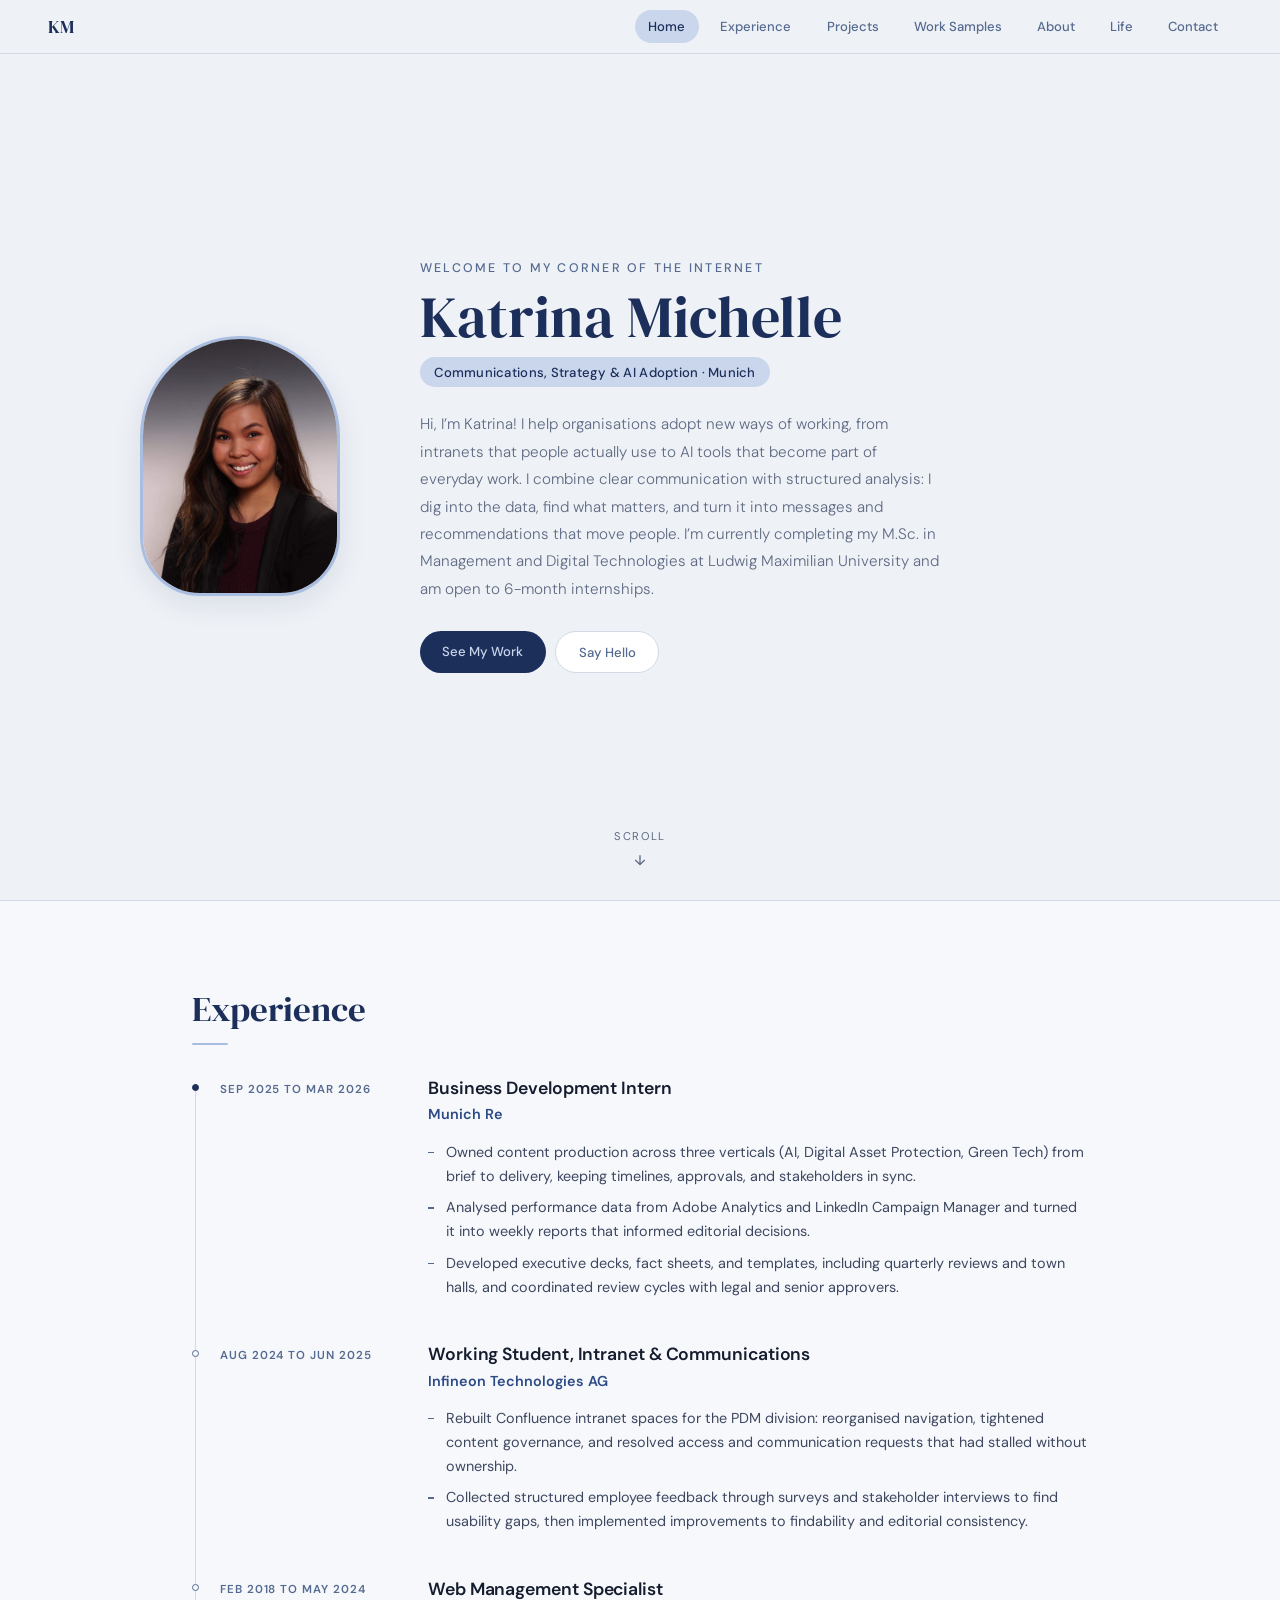
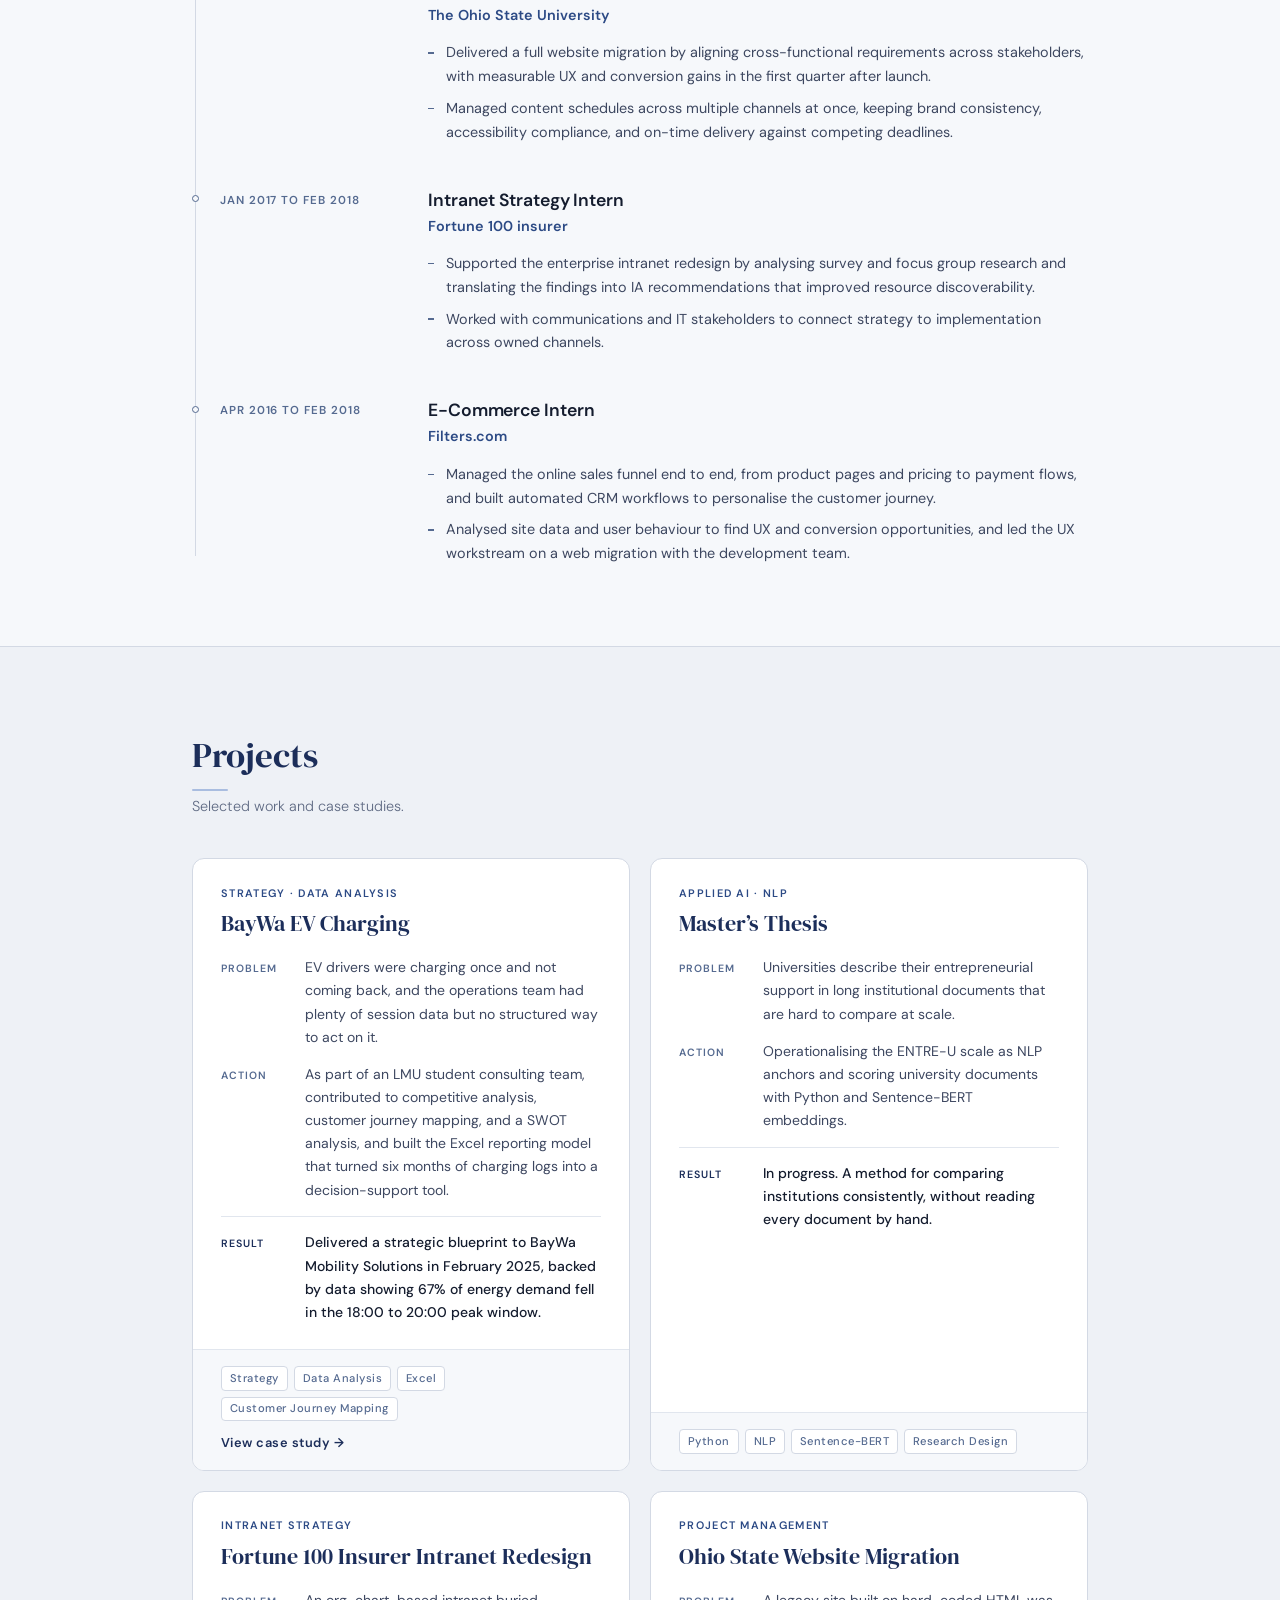
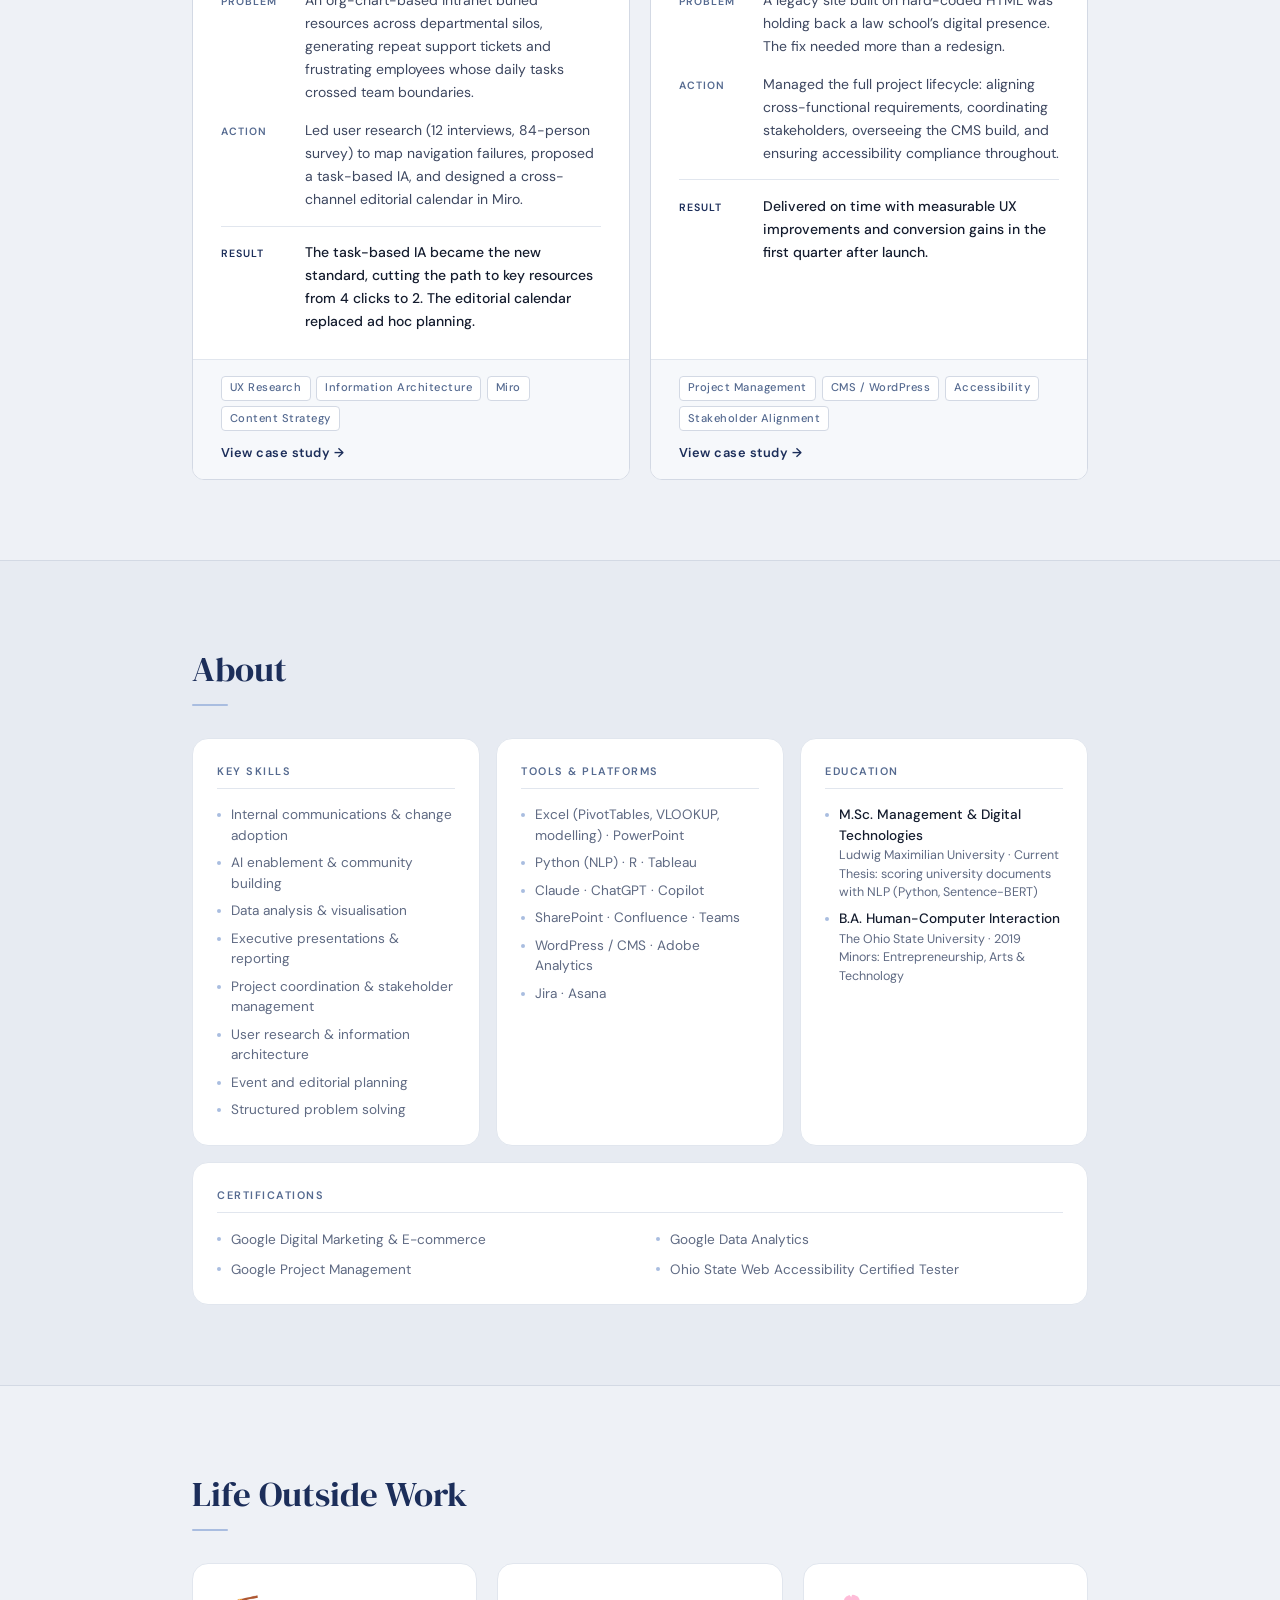
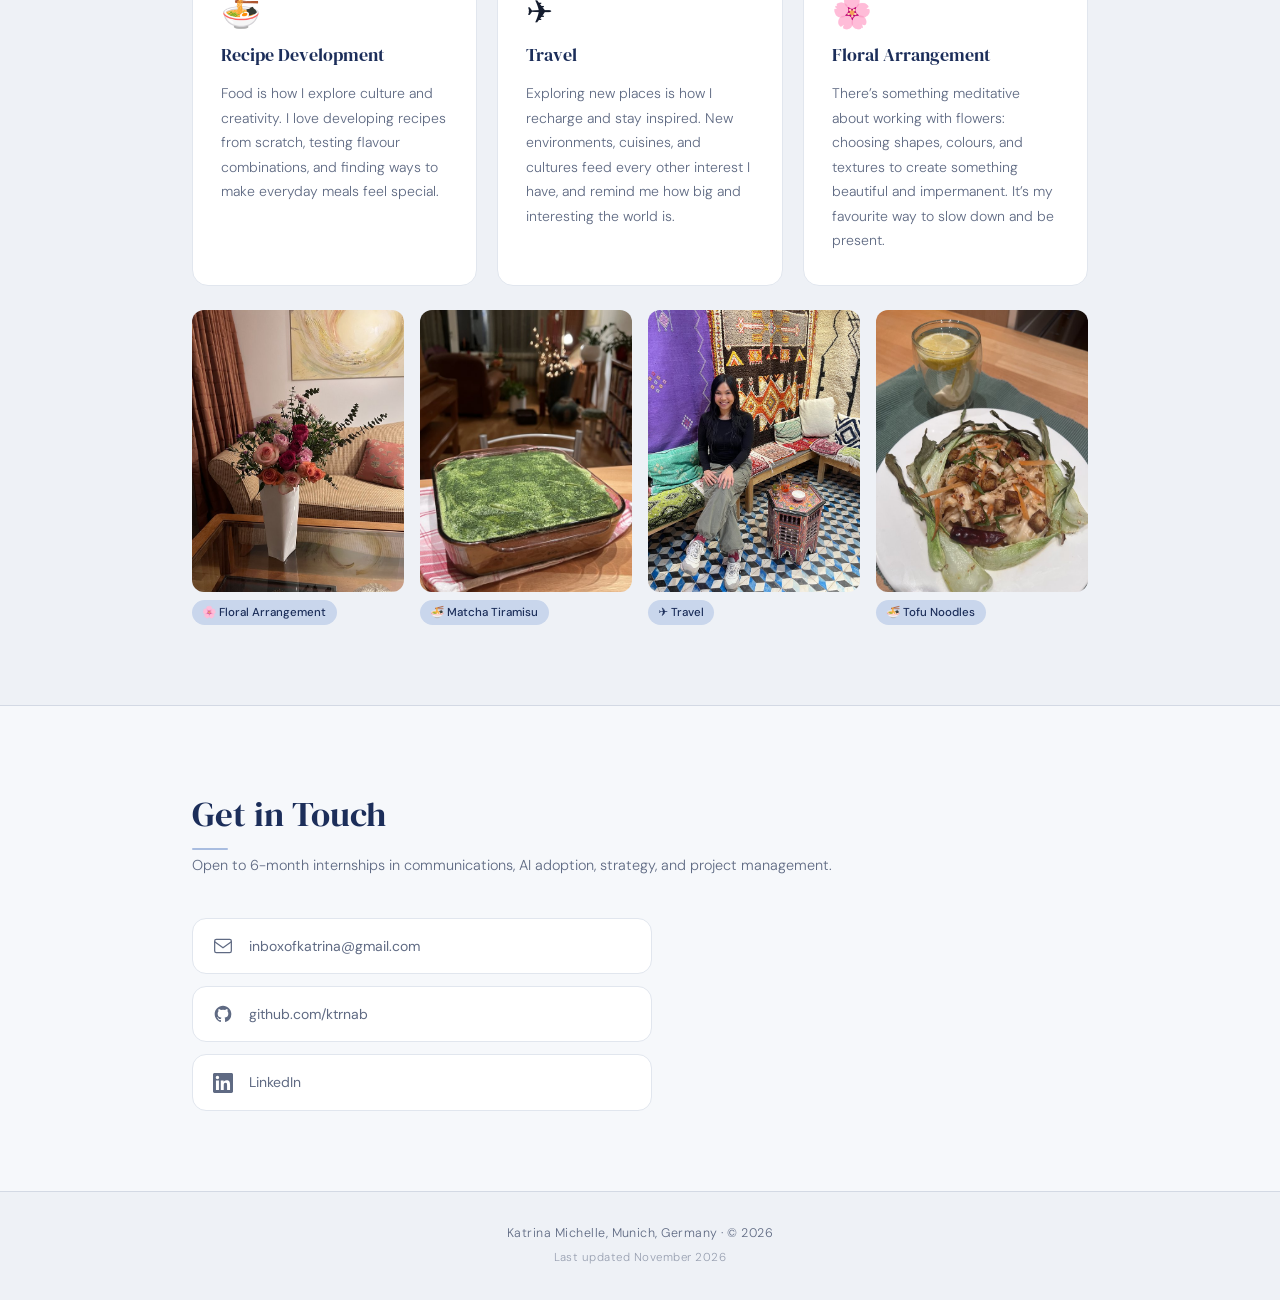
<file: index.html>
<!DOCTYPE html>
<html lang="en">
<head>
  <meta charset="UTF-8" />
  <meta name="viewport" content="width=device-width, initial-scale=1.0" />
  <title>Katrina Michelle: Communications, Strategy &amp; AI Adoption</title>
  <meta name="description" content="Portfolio of Katrina Michelle: communications, strategy, and AI adoption, based in Munich, Germany." />
  <meta property="og:title" content="Katrina Michelle: Portfolio" />
  <meta property="og:description" content="Communications, Strategy &amp; AI Adoption · Munich. Open to 6-month internships." />
  <meta property="og:type" content="website" />
  <meta property="og:url" content="https://ktrnab.github.io" />
  <meta property="og:image" content="https://ktrnab.github.io/assets/images/og-image.jpg" />
  <meta property="og:image:width" content="1200" />
  <meta property="og:image:height" content="630" />
  <meta name="robots" content="noindex, nofollow" />
  <meta name="theme-color" content="#1c2e5a" />
  <link rel="icon" href="data:image/svg+xml,<svg xmlns='http://www.w3.org/2000/svg' viewBox='0 0 100 100'><text y='.9em' font-size='90'>K</text></svg>" />
  <link rel="stylesheet" href="style.css" />
</head>
<body>

  <nav>
    <span class="nav-logo">KM</span>
    <div class="nav-links">
      <a href="#hero">Home</a>
      <a href="#experience">Experience</a>
      <a href="#projects">Projects</a>
      <a href="work.html">Work Samples</a>
      <a href="#about">About</a>
      <a href="#interests">Life</a>
      <a href="#contact">Contact</a>
    </div>
  </nav>

  <!-- HERO -->
  <section class="hero" id="hero">
    <div class="hero-inner">
      <img src="assets/images/katrina-headshot.jpg" alt="Katrina Michelle" class="hero-photo" />
      <div class="hero-text">
        <p class="hero-eyebrow">Welcome to my corner of the internet</p>
        <h1>Katrina Michelle</h1>
        <p class="hero-title">Communications, Strategy &amp; AI Adoption · Munich</p>
        <p class="hero-bio">Hi, I’m Katrina! I help organisations adopt new ways of working, from intranets that people actually use to AI tools that become part of everyday work. I combine clear communication with structured analysis: I dig into the data, find what matters, and turn it into messages and recommendations that move people. I’m currently completing my M.Sc. in Management and Digital Technologies at Ludwig Maximilian University and am open to 6-month internships.</p>
        <div class="hero-cta">
          <a href="#projects" class="btn-primary">See My Work</a>
          <a href="#contact" class="btn-ghost">Say Hello</a>
        </div>
      </div>
    </div>
    <div class="hero-scroll-hint">
      <span>Scroll</span>
      <svg width="16" height="16" viewBox="0 0 24 24" fill="none" stroke="currentColor" stroke-width="2"><path d="M12 5v14M5 12l7 7 7-7"/></svg>
    </div>
  </section>

  <!-- EXPERIENCE -->
  <section id="experience">
    <div class="section-inner">
      <h2 class="section-heading">Experience</h2>
      <div class="timeline">

        <div class="timeline-item">
          <div class="timeline-meta">
            <span class="timeline-date">Sep 2025 to Mar 2026</span>
          </div>
          <div class="timeline-body">
            <h3 class="timeline-role">Business Development Intern</h3>
            <p class="timeline-company">Munich Re</p>
            <ul class="timeline-bullets">
              <li>Owned content production across three verticals (AI, Digital Asset Protection, Green Tech) from brief to delivery, keeping timelines, approvals, and stakeholders in sync.</li>
              <li>Analysed performance data from Adobe Analytics and LinkedIn Campaign Manager and turned it into weekly reports that informed editorial decisions.</li>
              <li>Developed executive decks, fact sheets, and templates, including quarterly reviews and town halls, and coordinated review cycles with legal and senior approvers.</li>
            </ul>
          </div>
        </div>

        <div class="timeline-item">
          <div class="timeline-meta">
            <span class="timeline-date">Aug 2024 to Jun 2025</span>
          </div>
          <div class="timeline-body">
            <h3 class="timeline-role">Working Student, Intranet &amp; Communications</h3>
            <p class="timeline-company">Infineon Technologies AG</p>
            <ul class="timeline-bullets">
              <li>Rebuilt Confluence intranet spaces for the PDM division: reorganised navigation, tightened content governance, and resolved access and communication requests that had stalled without ownership.</li>
              <li>Collected structured employee feedback through surveys and stakeholder interviews to find usability gaps, then implemented improvements to findability and editorial consistency.</li>
            </ul>
          </div>
        </div>

        <div class="timeline-item">
          <div class="timeline-meta">
            <span class="timeline-date">Feb 2018 to May 2024</span>
          </div>
          <div class="timeline-body">
            <h3 class="timeline-role">Web Management Specialist</h3>
            <p class="timeline-company">The Ohio State University</p>
            <ul class="timeline-bullets">
              <li>Delivered a full website migration by aligning cross-functional requirements across stakeholders, with measurable UX and conversion gains in the first quarter after launch.</li>
              <li>Managed content schedules across multiple channels at once, keeping brand consistency, accessibility compliance, and on-time delivery against competing deadlines.</li>
            </ul>
          </div>
        </div>

        <div class="timeline-item">
          <div class="timeline-meta">
            <span class="timeline-date">Jan 2017 to Feb 2018</span>
          </div>
          <div class="timeline-body">
            <h3 class="timeline-role">Intranet Strategy Intern</h3>
            <p class="timeline-company">Fortune 100 insurer</p>
            <ul class="timeline-bullets">
              <li>Supported the enterprise intranet redesign by analysing survey and focus group research and translating the findings into IA recommendations that improved resource discoverability.</li>
              <li>Worked with communications and IT stakeholders to connect strategy to implementation across owned channels.</li>
            </ul>
          </div>
        </div>

        <div class="timeline-item">
          <div class="timeline-meta">
            <span class="timeline-date">Apr 2016 to Feb 2018</span>
          </div>
          <div class="timeline-body">
            <h3 class="timeline-role">E-Commerce Intern</h3>
            <p class="timeline-company">Filters.com</p>
            <ul class="timeline-bullets">
              <li>Managed the online sales funnel end to end, from product pages and pricing to payment flows, and built automated CRM workflows to personalise the customer journey.</li>
              <li>Analysed site data and user behaviour to find UX and conversion opportunities, and led the UX workstream on a web migration with the development team.</li>
            </ul>
          </div>
        </div>

      </div>
    </div>
  </section>

  <!-- PROJECTS -->
  <section id="projects">
    <div class="section-inner">
      <h2 class="section-heading">Projects</h2>
      <p class="section-sub">Selected work and case studies.</p>
      <div class="projects-grid">

        <article class="project-card">
          <header class="project-head">
            <div class="project-tag">Strategy · Data Analysis</div>
            <h3>BayWa EV Charging</h3>
          </header>
          <dl class="project-par">
            <div>
              <dt>Problem</dt>
              <dd>EV drivers were charging once and not coming back, and the operations team had plenty of session data but no structured way to act on it.</dd>
            </div>
            <div>
              <dt>Action</dt>
              <dd>As part of an LMU student consulting team, contributed to competitive analysis, customer journey mapping, and a SWOT analysis, and built the Excel reporting model that turned six months of charging logs into a decision-support tool.</dd>
            </div>
            <div class="project-result">
              <dt>Result</dt>
              <dd>Delivered a strategic blueprint to BayWa Mobility Solutions in February 2025, backed by data showing 67% of energy demand fell in the 18:00 to 20:00 peak window.</dd>
            </div>
          </dl>
          <footer class="project-footer">
            <div class="project-skills">
              <span>Strategy</span>
              <span>Data Analysis</span>
              <span>Excel</span>
              <span>Customer Journey Mapping</span>
            </div>
            <a href="work.html#ev-report" class="case-study-link">View case study <span aria-hidden="true">→</span></a>
          </footer>
        </article>

        <article class="project-card">
          <header class="project-head">
            <div class="project-tag">Applied AI · NLP</div>
            <h3>Master’s Thesis</h3>
          </header>
          <dl class="project-par">
            <div>
              <dt>Problem</dt>
              <dd>Universities describe their entrepreneurial support in long institutional documents that are hard to compare at scale.</dd>
            </div>
            <div>
              <dt>Action</dt>
              <dd>Operationalising the ENTRE-U scale as NLP anchors and scoring university documents with Python and Sentence-BERT embeddings.</dd>
            </div>
            <div class="project-result">
              <dt>Result</dt>
              <dd>In progress. A method for comparing institutions consistently, without reading every document by hand.</dd>
            </div>
          </dl>
          <footer class="project-footer">
            <div class="project-skills">
              <span>Python</span>
              <span>NLP</span>
              <span>Sentence-BERT</span>
              <span>Research Design</span>
            </div>
          </footer>
        </article>

        <article class="project-card">
          <header class="project-head">
            <div class="project-tag">Intranet Strategy</div>
            <h3>Fortune 100 Insurer Intranet Redesign</h3>
          </header>
          <dl class="project-par">
            <div>
              <dt>Problem</dt>
              <dd>An org-chart-based intranet buried resources across departmental silos, generating repeat support tickets and frustrating employees whose daily tasks crossed team boundaries.</dd>
            </div>
            <div>
              <dt>Action</dt>
              <dd>Led user research (12 interviews, 84-person survey) to map navigation failures, proposed a task-based IA, and designed a cross-channel editorial calendar in Miro.</dd>
            </div>
            <div class="project-result">
              <dt>Result</dt>
              <dd>The task-based IA became the new standard, cutting the path to key resources from 4 clicks to 2. The editorial calendar replaced ad hoc planning.</dd>
            </div>
          </dl>
          <footer class="project-footer">
            <div class="project-skills">
              <span>UX Research</span>
              <span>Information Architecture</span>
              <span>Miro</span>
              <span>Content Strategy</span>
            </div>
            <a href="work.html#insurer-intranet" class="case-study-link">View case study <span aria-hidden="true">→</span></a>
          </footer>
        </article>

        <article class="project-card">
          <header class="project-head">
            <div class="project-tag">Project Management</div>
            <h3>Ohio State Website Migration</h3>
          </header>
          <dl class="project-par">
            <div>
              <dt>Problem</dt>
              <dd>A legacy site built on hard-coded HTML was holding back a law school’s digital presence. The fix needed more than a redesign.</dd>
            </div>
            <div>
              <dt>Action</dt>
              <dd>Managed the full project lifecycle: aligning cross-functional requirements, coordinating stakeholders, overseeing the CMS build, and ensuring accessibility compliance throughout.</dd>
            </div>
            <div class="project-result">
              <dt>Result</dt>
              <dd>Delivered on time with measurable UX improvements and conversion gains in the first quarter after launch.</dd>
            </div>
          </dl>
          <footer class="project-footer">
            <div class="project-skills">
              <span>Project Management</span>
              <span>CMS / WordPress</span>
              <span>Accessibility</span>
              <span>Stakeholder Alignment</span>
            </div>
            <a href="work.html#osu-intranet" class="case-study-link">View case study <span aria-hidden="true">→</span></a>
          </footer>
        </article>

      </div>
    </div>
  </section>

  <!-- ABOUT: SKILLS & EDUCATION -->
  <section id="about">
    <div class="section-inner">
      <h2 class="section-heading">About</h2>
      <div class="about-cards">
        <div class="card">
          <h3>Key Skills</h3>
          <ul>
            <li>Internal communications &amp; change adoption</li>
            <li>AI enablement &amp; community building</li>
            <li>Data analysis &amp; visualisation</li>
            <li>Executive presentations &amp; reporting</li>
            <li>Project coordination &amp; stakeholder management</li>
            <li>User research &amp; information architecture</li>
            <li>Event and editorial planning</li>
            <li>Structured problem solving</li>
          </ul>
        </div>

        <div class="card">
          <h3>Tools &amp; Platforms</h3>
          <ul>
            <li>Excel (PivotTables, VLOOKUP, modelling) · PowerPoint</li>
            <li>Python (NLP) · R · Tableau</li>
            <li>Claude · ChatGPT · Copilot</li>
            <li>SharePoint · Confluence · Teams</li>
            <li>WordPress / CMS · Adobe Analytics</li>
            <li>Jira · Asana</li>
          </ul>
        </div>

        <div class="card">
          <h3>Education</h3>
          <ul>
            <li>
              <strong>M.Sc. Management &amp; Digital Technologies</strong>
              <em>Ludwig Maximilian University · Current</em>
              <em>Thesis: scoring university documents with NLP (Python, Sentence-BERT)</em>
            </li>
            <li>
              <strong>B.A. Human-Computer Interaction</strong>
              <em>The Ohio State University · 2019</em>
              <em>Minors: Entrepreneurship, Arts &amp; Technology</em>
            </li>
          </ul>
        </div>
      </div>

      <div class="card card-wide">
        <h3>Certifications</h3>
        <div class="certs-grid">
          <span>Google Digital Marketing &amp; E-commerce</span>
          <span>Google Data Analytics</span>
          <span>Google Project Management</span>
          <span>Ohio State Web Accessibility Certified Tester</span>
        </div>
      </div>
    </div>
  </section>

  <!-- INTERESTS -->
  <section id="interests">
    <div class="section-inner">
      <h2 class="section-heading">Life Outside Work</h2>

      <div class="interests-grid">
        <div class="interest-card">
          <div class="interest-icon">🍜</div>
          <h3>Recipe Development</h3>
          <p>Food is how I explore culture and creativity. I love developing recipes from scratch, testing flavour combinations, and finding ways to make everyday meals feel special.</p>
        </div>
        <div class="interest-card">
          <div class="interest-icon">✈️</div>
          <h3>Travel</h3>
          <p>Exploring new places is how I recharge and stay inspired. New environments, cuisines, and cultures feed every other interest I have, and remind me how big and interesting the world is.</p>
        </div>
        <div class="interest-card">
          <div class="interest-icon">🌸</div>
          <h3>Floral Arrangement</h3>
          <p>There’s something meditative about working with flowers: choosing shapes, colours, and textures to create something beautiful and impermanent. It’s my favourite way to slow down and be present.</p>
        </div>
      </div>

      <div class="interests-photos">
        <div class="interest-photo-card">
          <img src="assets/images/interest-flowers.jpg" alt="Floral arrangement" />
          <span class="interest-tag">🌸 Floral Arrangement</span>
        </div>
        <div class="interest-photo-card">
          <img src="assets/images/interest-matcha.jpg" alt="Matcha tiramisu" />
          <span class="interest-tag">🍜 Matcha Tiramisu</span>
        </div>
        <div class="interest-photo-card">
          <img src="assets/images/interest-travel.jpg" alt="Travelling" />
          <span class="interest-tag">✈️ Travel</span>
        </div>
        <div class="interest-photo-card">
          <img src="assets/images/interest-pasta.jpg" alt="Homemade pasta dish" />
          <span class="interest-tag">🍜 Tofu Noodles</span>
        </div>
      </div>

    </div>
  </section>

  <!-- CONTACT -->
  <section id="contact">
    <div class="section-inner">
      <h2 class="section-heading">Get in Touch</h2>
      <p class="contact-sub">Open to 6-month internships in communications, AI adoption, strategy, and project management.</p>
      <div class="contact-cards">
        <a href="mailto:inboxofkatrina@gmail.com" class="contact-card">
          <svg width="20" height="20" viewBox="0 0 24 24" fill="none" stroke="currentColor" stroke-width="1.5"><rect x="2" y="4" width="20" height="16" rx="2"/><path d="m2 7 10 7 10-7"/></svg>
          <span>inboxofkatrina@gmail.com</span>
          <svg class="arrow" width="16" height="16" viewBox="0 0 24 24" fill="none" stroke="currentColor" stroke-width="2"><path d="M5 12h14M12 5l7 7-7 7"/></svg>
        </a>
        <a href="https://github.com/ktrnab" target="_blank" rel="noopener" class="contact-card">
          <svg width="20" height="20" viewBox="0 0 24 24" fill="currentColor"><path d="M12 2C6.477 2 2 6.484 2 12.017c0 4.425 2.865 8.18 6.839 9.504.5.092.682-.217.682-.483 0-.237-.008-.868-.013-1.703-2.782.605-3.369-1.343-3.369-1.343-.454-1.158-1.11-1.466-1.11-1.466-.908-.62.069-.608.069-.608 1.003.07 1.531 1.032 1.531 1.032.892 1.53 2.341 1.088 2.91.832.092-.647.35-1.088.636-1.338-2.22-.253-4.555-1.113-4.555-4.951 0-1.093.39-1.988 1.029-2.688-.103-.253-.446-1.272.098-2.65 0 0 .84-.27 2.75 1.026A9.564 9.564 0 0 1 12 6.844a9.59 9.59 0 0 1 2.504.337c1.909-1.296 2.747-1.027 2.747-1.027.546 1.379.202 2.398.1 2.651.64.7 1.028 1.595 1.028 2.688 0 3.848-2.339 4.695-4.566 4.943.359.309.678.92.678 1.855 0 1.338-.012 2.419-.012 2.747 0 .268.18.58.688.482A10.02 10.02 0 0 0 22 12.017C22 6.484 17.522 2 12 2z"/></svg>
          <span>github.com/ktrnab</span>
          <svg class="arrow" width="16" height="16" viewBox="0 0 24 24" fill="none" stroke="currentColor" stroke-width="2"><path d="M5 12h14M12 5l7 7-7 7"/></svg>
        </a>
        <a href="https://www.linkedin.com/in/katrina-michelle/" target="_blank" rel="noopener" class="contact-card">
          <svg width="20" height="20" viewBox="0 0 24 24" fill="currentColor"><path d="M20.447 20.452h-3.554v-5.569c0-1.328-.027-3.037-1.852-3.037-1.853 0-2.136 1.445-2.136 2.939v5.667H9.351V9h3.414v1.561h.046c.477-.9 1.637-1.85 3.37-1.85 3.601 0 4.267 2.37 4.267 5.455v6.286zM5.337 7.433a2.062 2.062 0 0 1-2.063-2.065 2.064 2.064 0 1 1 2.063 2.065zm1.782 13.019H3.555V9h3.564v11.452zM22.225 0H1.771C.792 0 0 .774 0 1.729v20.542C0 23.227.792 24 1.771 24h20.451C23.2 24 24 23.227 24 22.271V1.729C24 .774 23.2 0 22.222 0h.003z"/></svg>
          <span>LinkedIn</span>
          <svg class="arrow" width="16" height="16" viewBox="0 0 24 24" fill="none" stroke="currentColor" stroke-width="2"><path d="M5 12h14M12 5l7 7-7 7"/></svg>
        </a>
      </div>
    </div>
  </section>

  <footer>
    <p>Katrina Michelle, Munich, Germany · &copy; 2026</p>
    <p class="footer-updated">Last updated November 2026</p>
  </footer>

  <script src="js/main.js"></script>
</body>
</html>
</file>
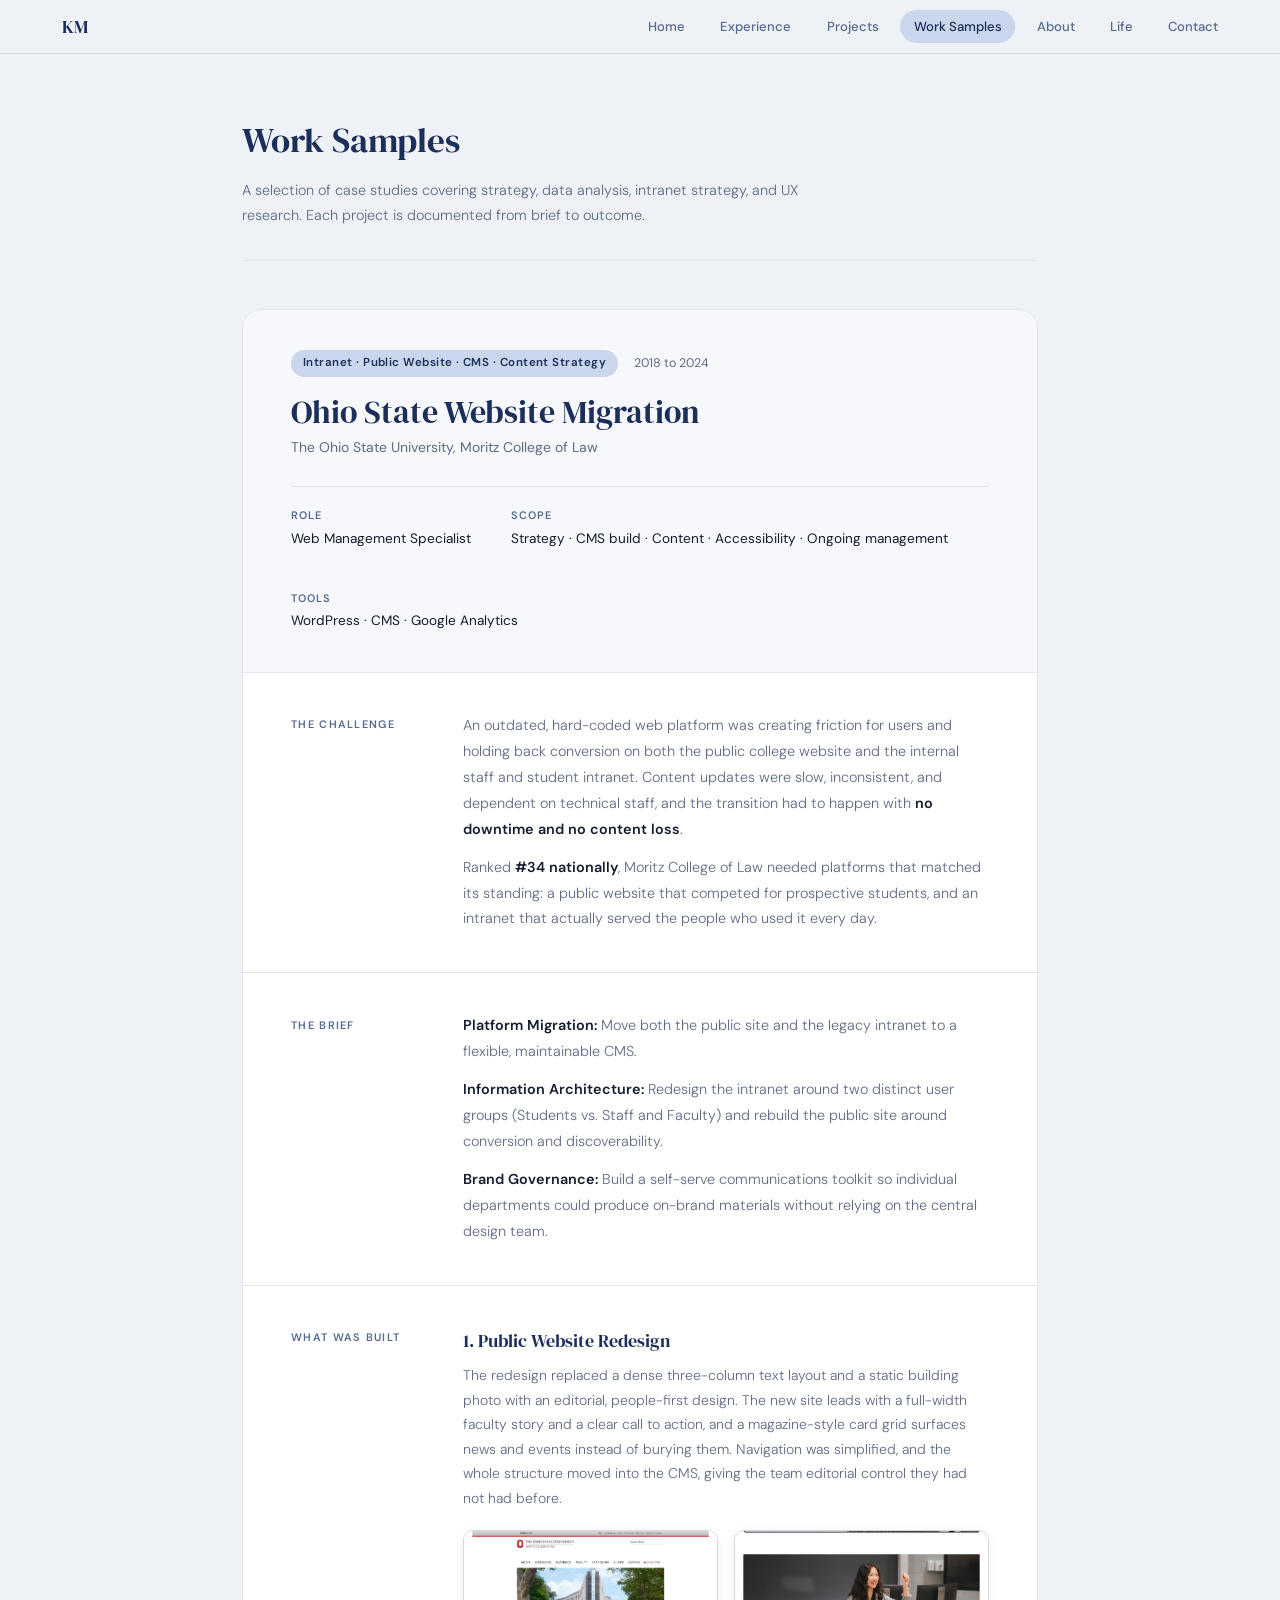
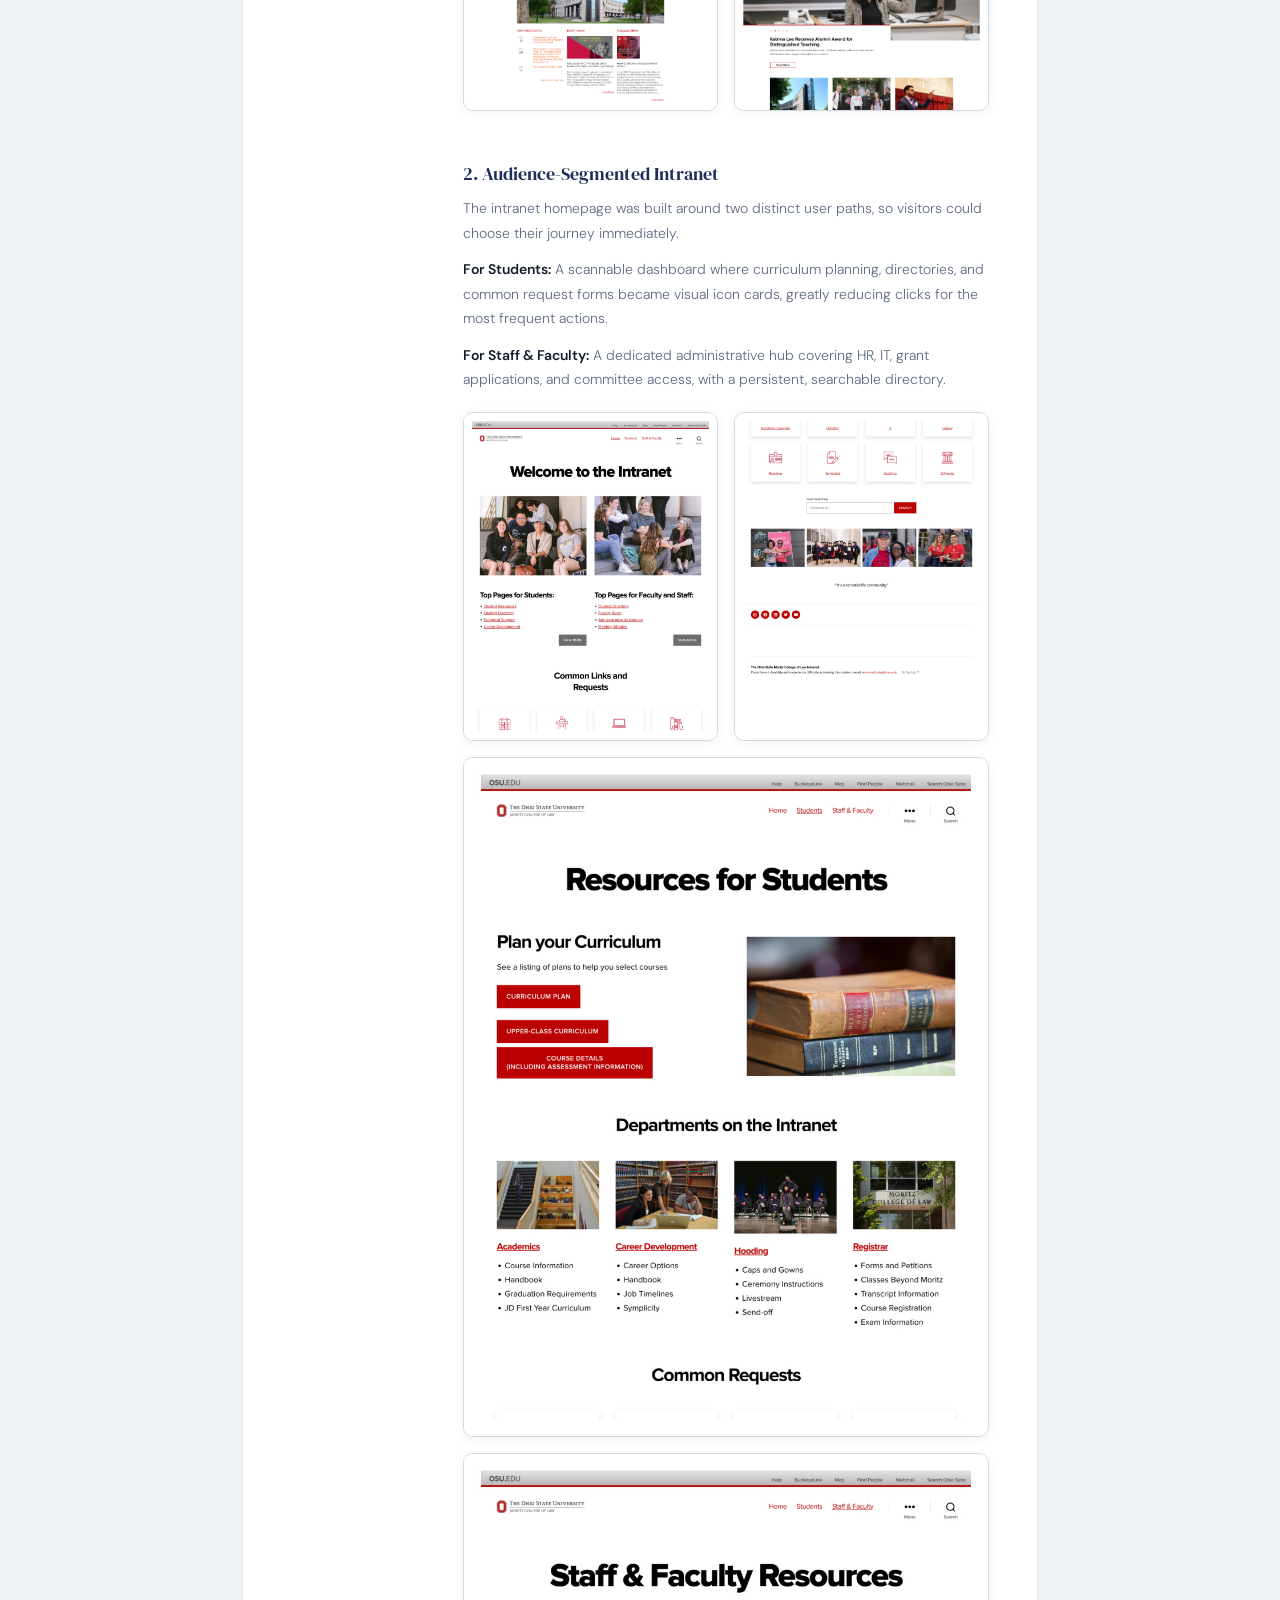
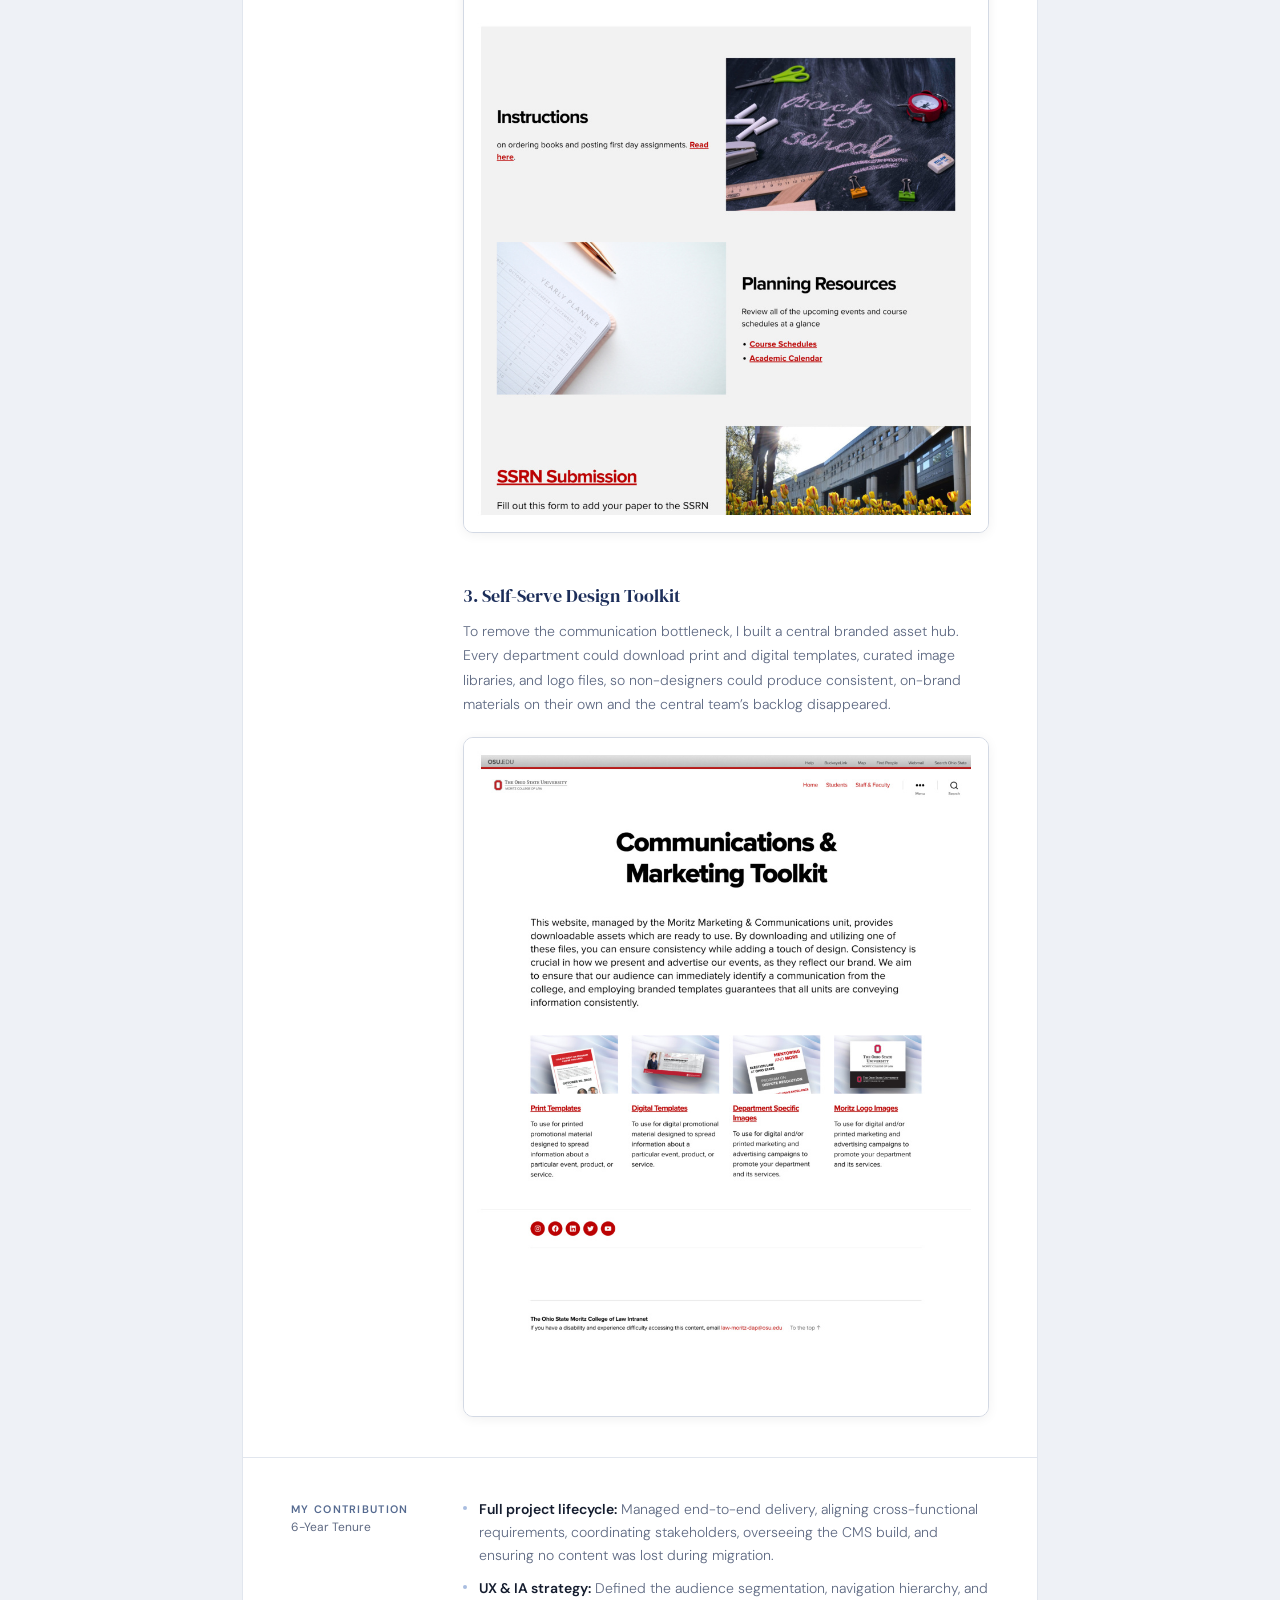
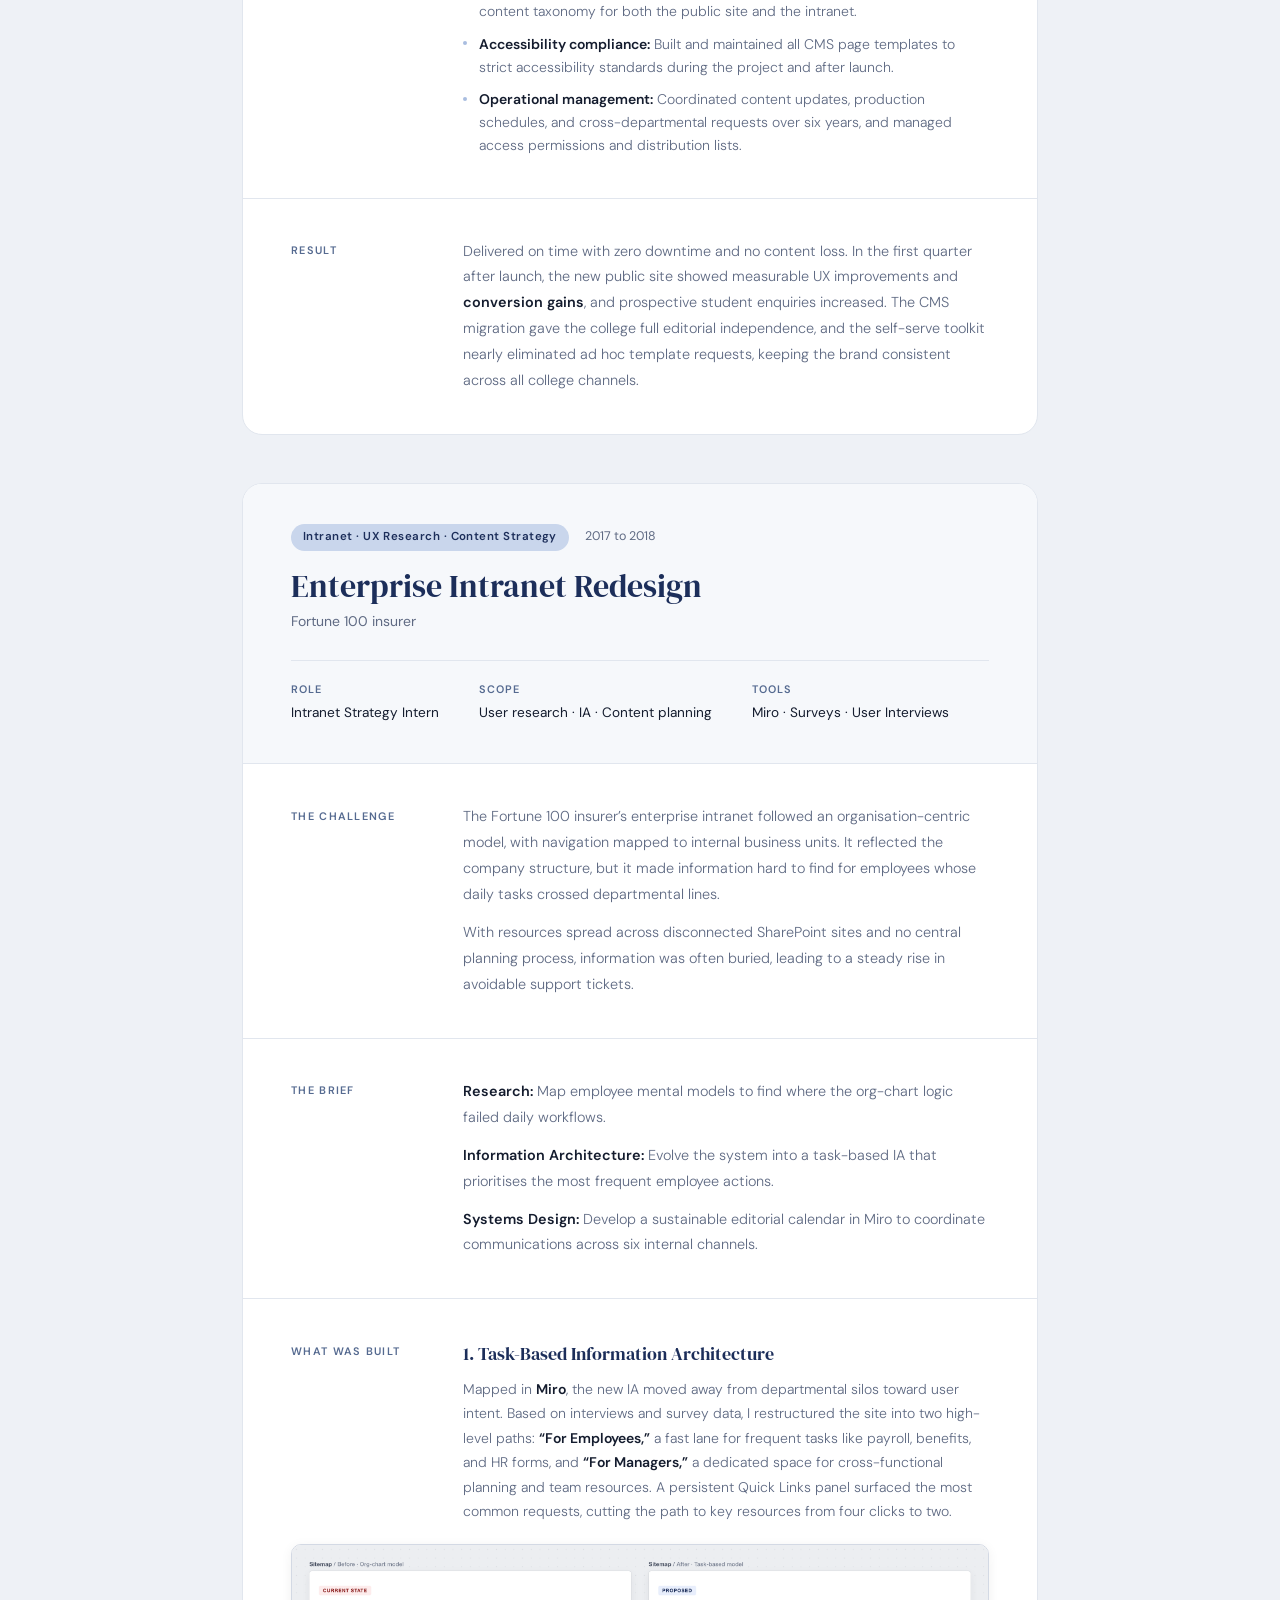
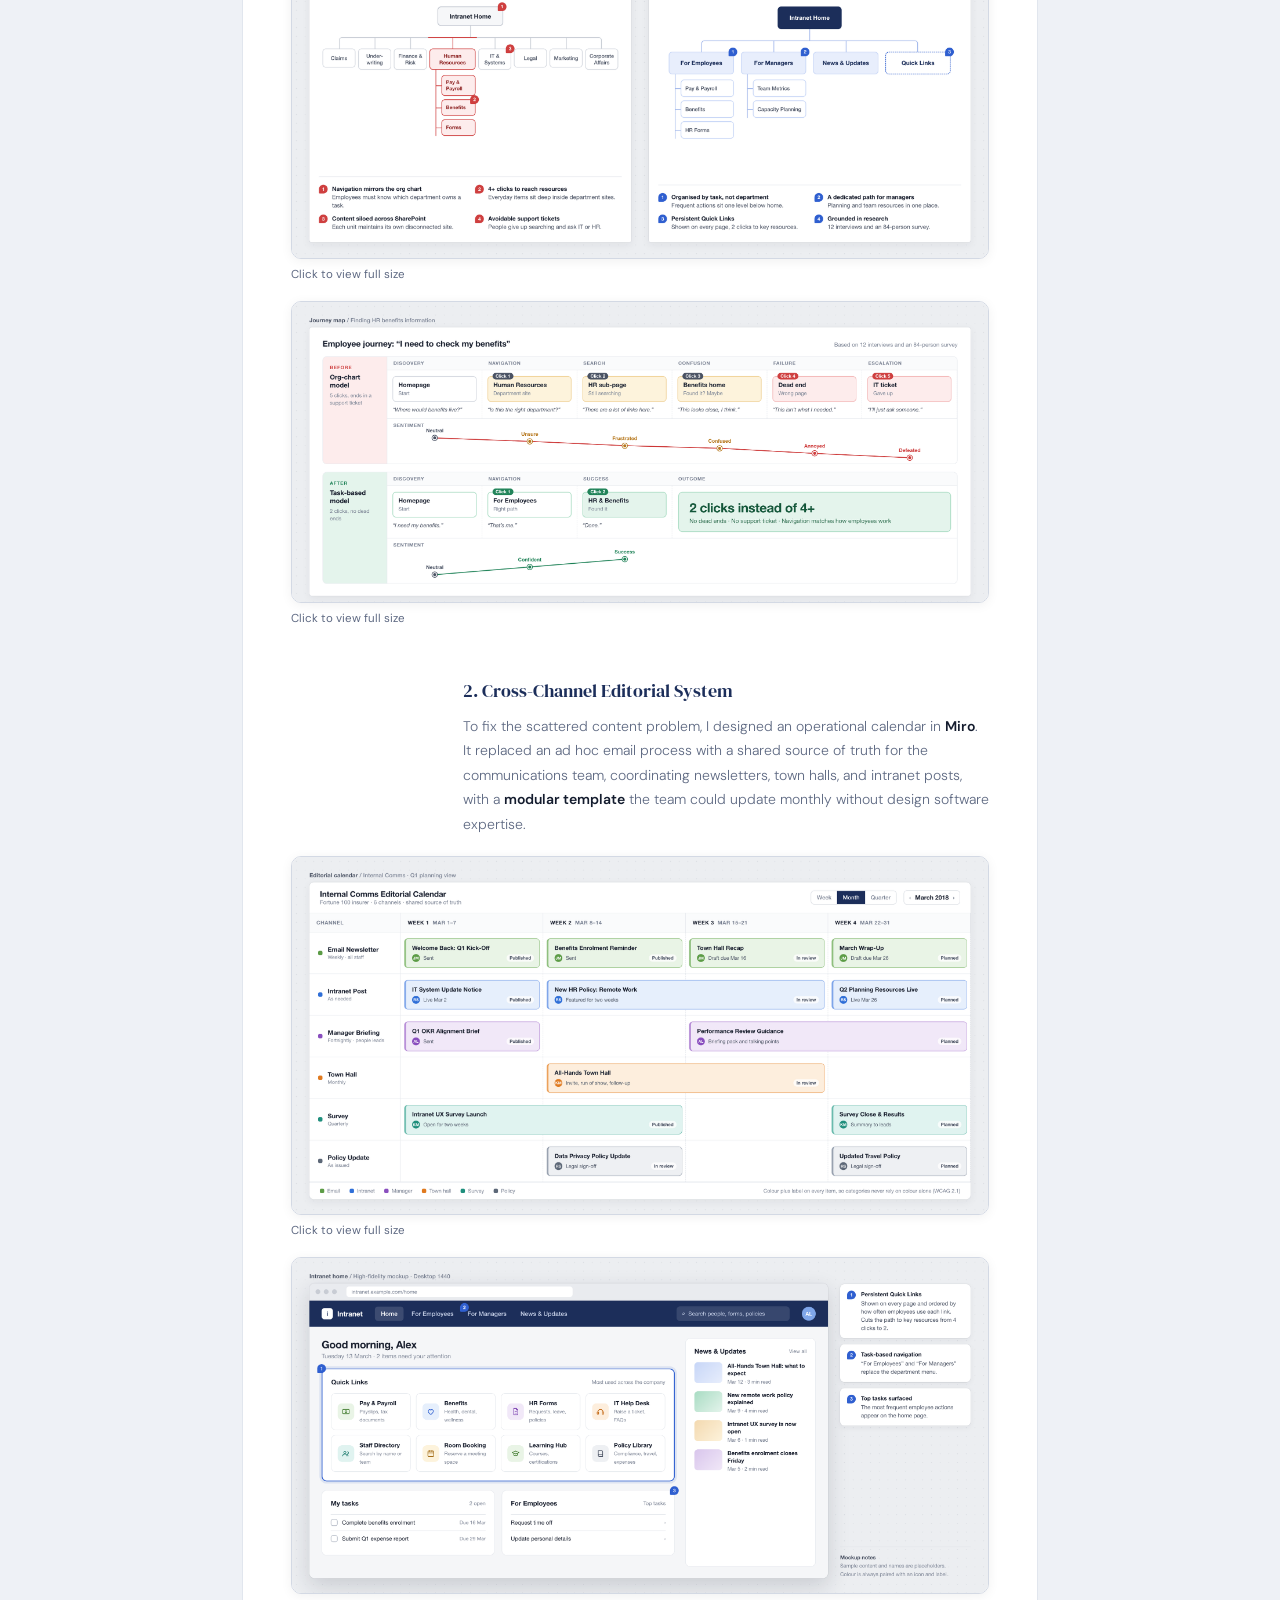
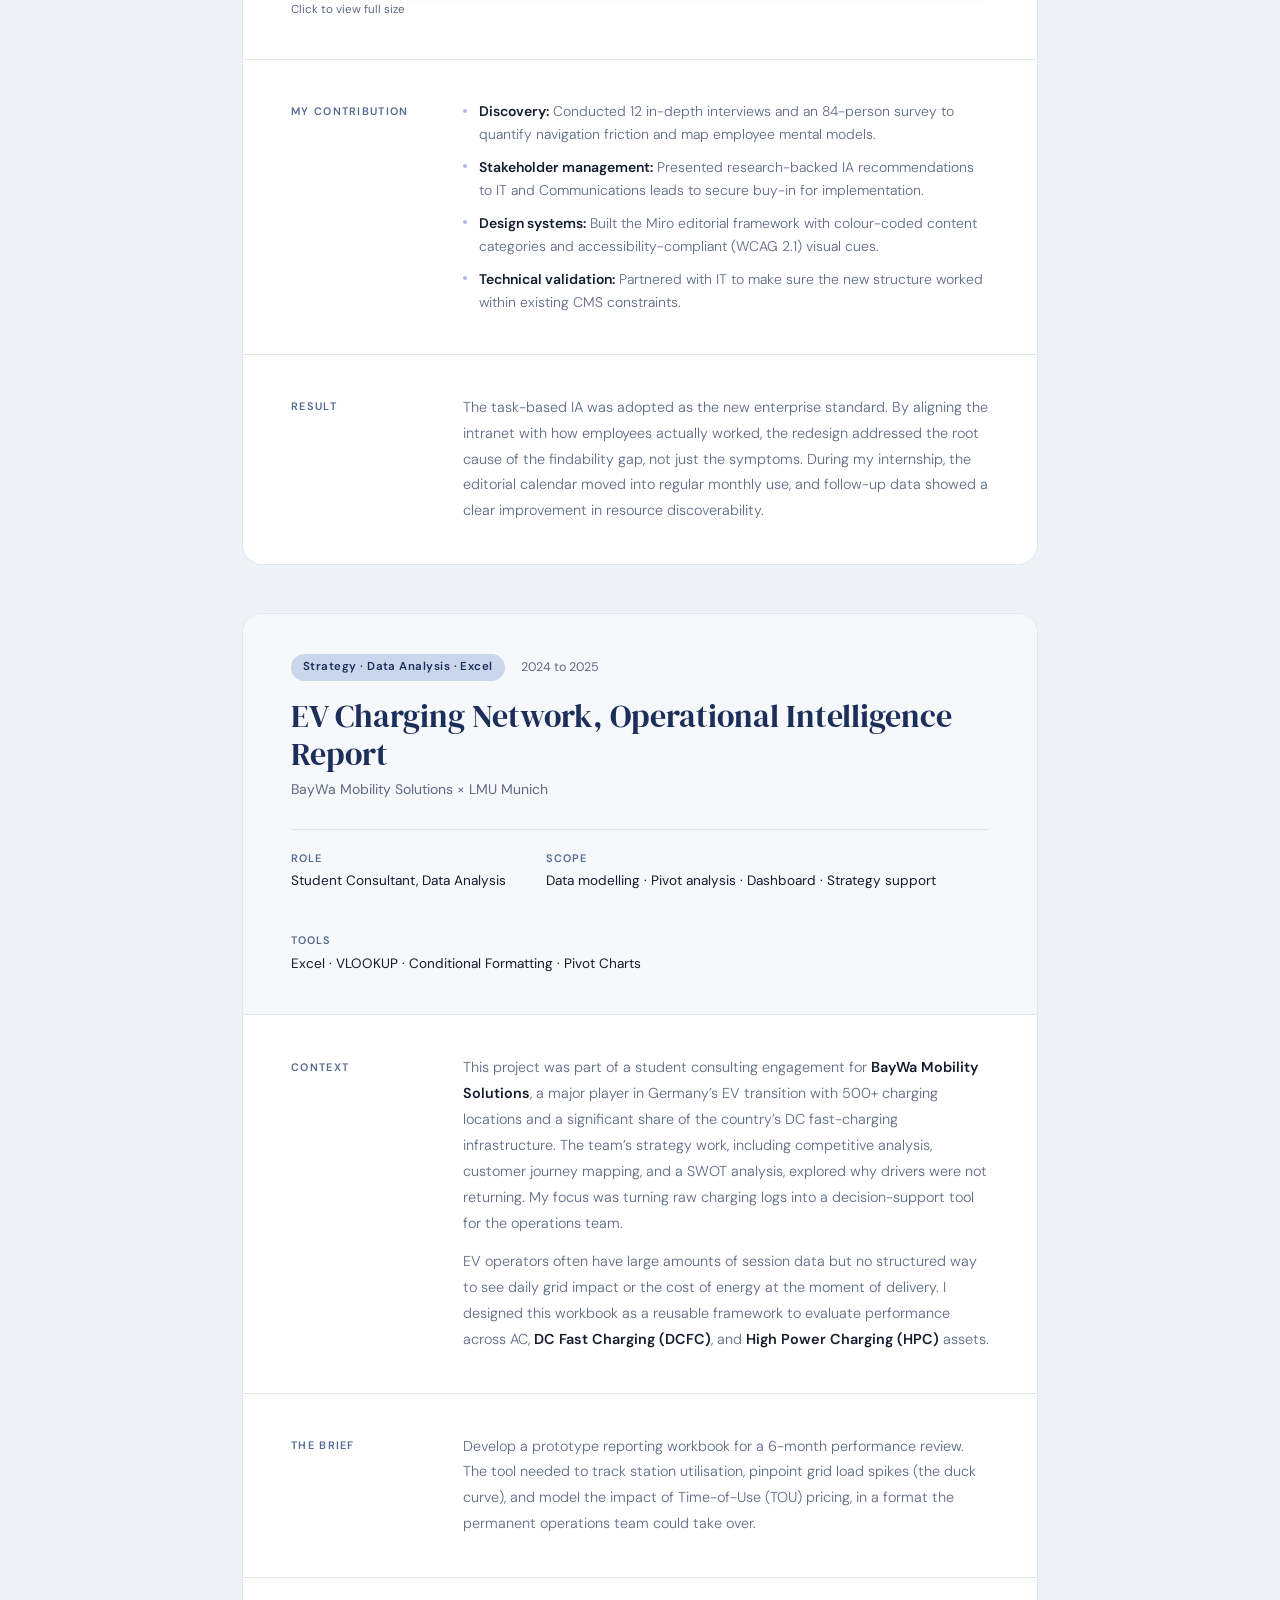
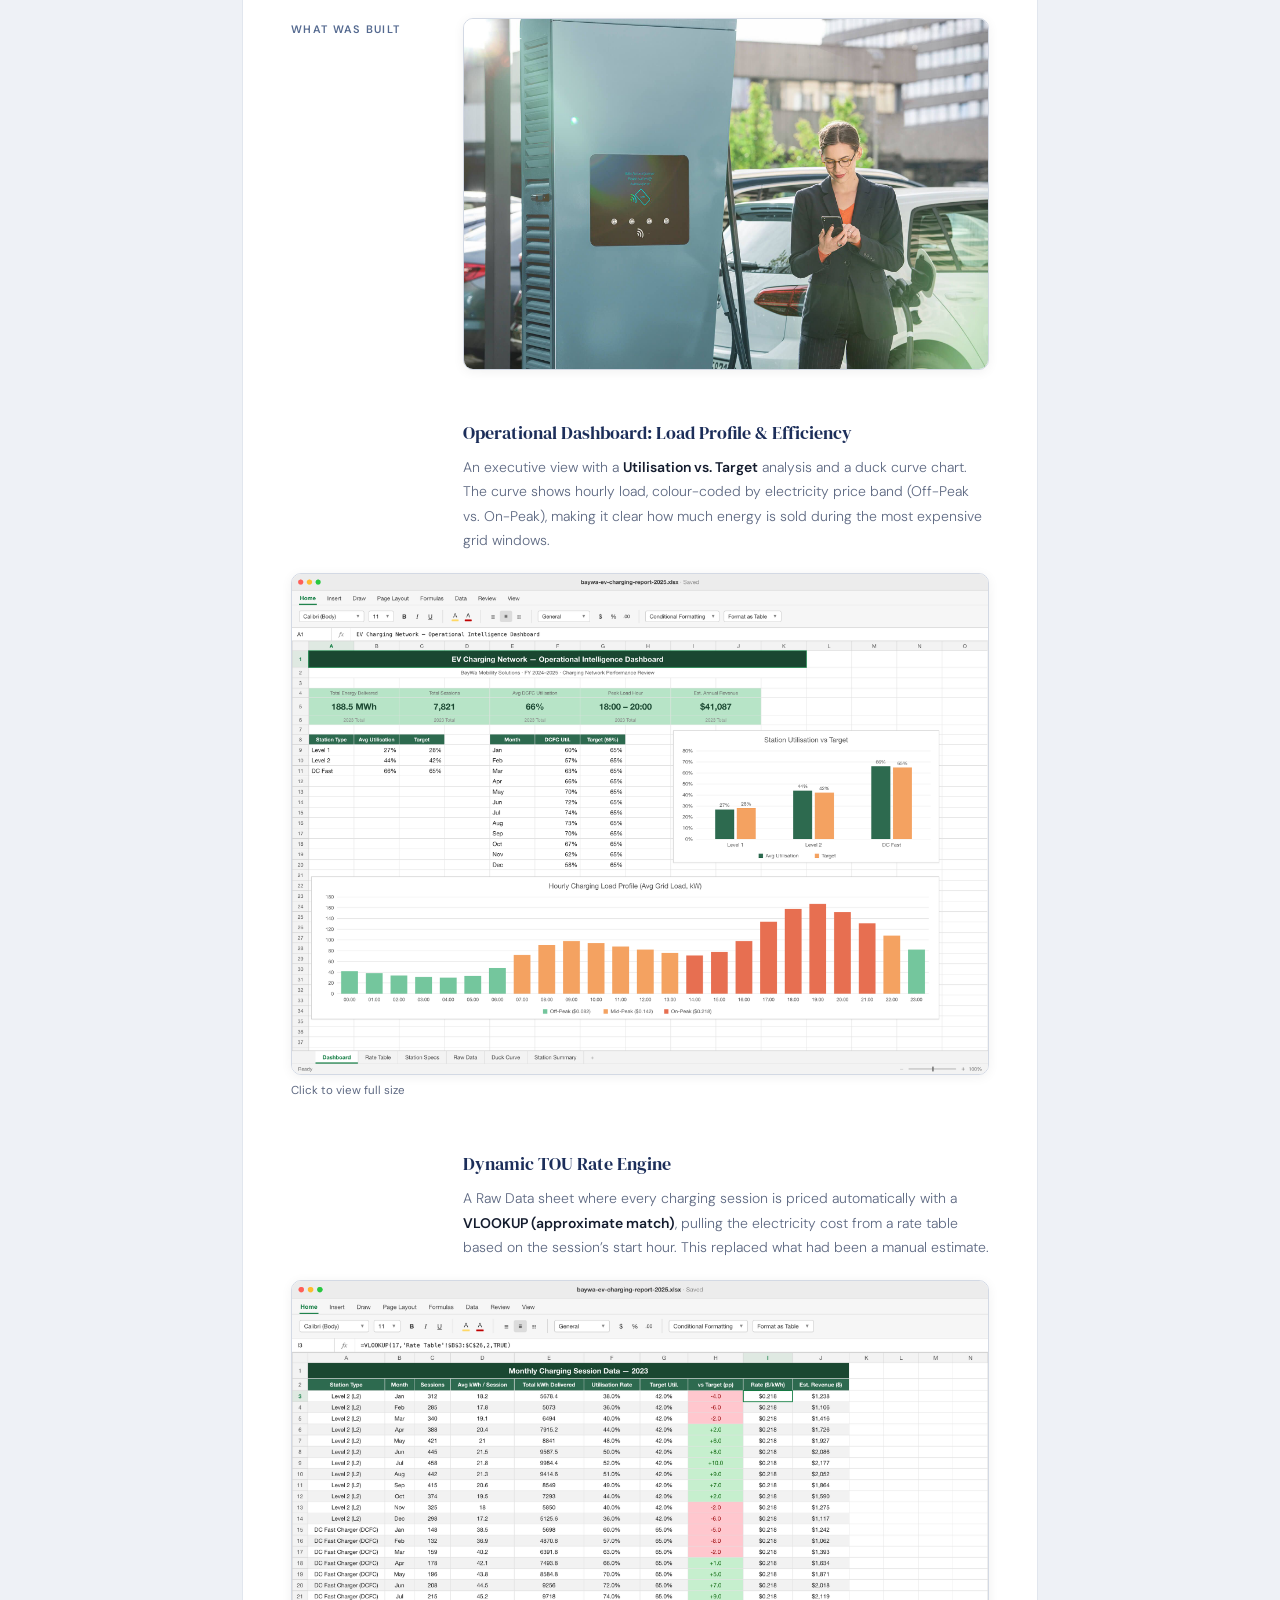
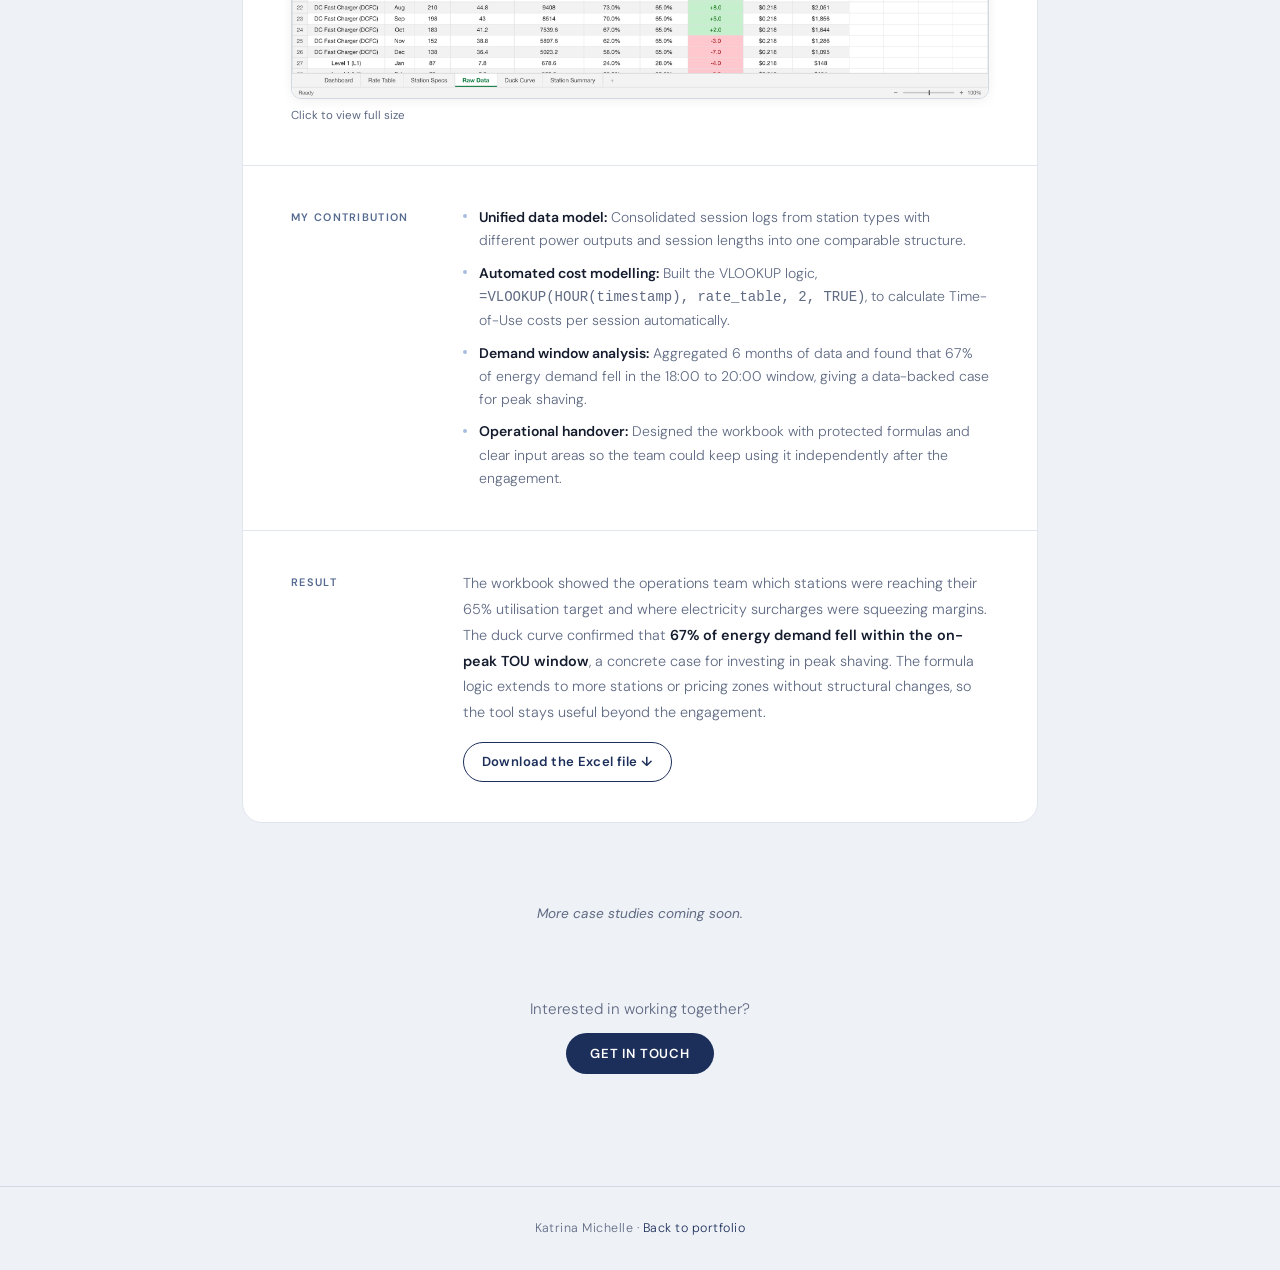
<file: work.html>
<!DOCTYPE html>
<html lang="en">
<head>
  <meta charset="UTF-8" />
  <meta name="viewport" content="width=device-width, initial-scale=1.0" />
  <title>Work: Katrina Michelle</title>
  <meta property="og:title" content="Work Samples: Katrina Michelle" />
  <meta property="og:description" content="Case studies from Katrina Michelle’s work in communications, strategy, data analysis, and UX." />
  <meta property="og:type" content="website" />
  <meta property="og:url" content="https://ktrnab.github.io/work.html" />
  <meta property="og:image" content="https://ktrnab.github.io/assets/images/og-image.jpg" />
  <meta property="og:image:width" content="1200" />
  <meta property="og:image:height" content="630" />
  <meta name="robots" content="noindex, nofollow" />
  <link rel="icon" href="data:image/svg+xml,<svg xmlns='http://www.w3.org/2000/svg' viewBox='0 0 100 100'><text y='.9em' font-size='90'>K</text></svg>" />
  <link rel="stylesheet" href="style.css" />
  <link rel="stylesheet" href="work.css" />
</head>
<body>

  <nav>
    <a href="index.html" class="nav-logo">KM</a>
    <div class="nav-links">
      <a href="index.html">Home</a>
      <a href="index.html#experience">Experience</a>
      <a href="index.html#projects">Projects</a>
      <a href="work.html" class="active">Work Samples</a>
      <a href="index.html#about">About</a>
      <a href="index.html#interests">Life</a>
      <a href="index.html#contact">Contact</a>
    </div>
  </nav>

  <main>

    <div class="work-intro">
      <h1 class="work-intro-heading">Work Samples</h1>
      <p>A selection of case studies covering strategy, data analysis, intranet strategy, and UX research. Each project is documented from brief to outcome.</p>
    </div>

    <!-- CASE STUDY 1 -->
    <article class="case-study" id="osu-intranet">

      <header class="case-header">
        <div class="case-meta">
          <span class="case-tag">Intranet · Public Website · CMS · Content Strategy</span>
          <span class="case-year">2018 to 2024</span>
        </div>
        <h1>Ohio State Website Migration</h1>
        <p class="case-org">The Ohio State University, Moritz College of Law</p>
        <div class="case-role-strip">
          <div class="role-item">
            <span class="role-label">Role</span>
            <span class="role-value">Web Management Specialist</span>
          </div>
          <div class="role-item">
            <span class="role-label">Scope</span>
            <span class="role-value">Strategy · CMS build · Content · Accessibility · Ongoing management</span>
          </div>
          <div class="role-item">
            <span class="role-label">Tools</span>
            <span class="role-value">WordPress · CMS · Google Analytics</span>
          </div>
        </div>
      </header>

      <section class="case-section">
        <div class="section-label">The Challenge</div>
        <div class="section-body">
          <p>An outdated, hard-coded web platform was creating friction for users and holding back conversion on both the public college website and the internal staff and student intranet. Content updates were slow, inconsistent, and dependent on technical staff, and the transition had to happen with <strong>no downtime and no content loss</strong>.</p>
          <p>Ranked <strong>#34 nationally</strong>, Moritz College of Law needed platforms that matched its standing: a public website that competed for prospective students, and an intranet that actually served the people who used it every day.</p>
        </div>
      </section>

      <section class="case-section">
        <div class="section-label">The Brief</div>
        <div class="section-body">
          <p><strong>Platform Migration:</strong> Move both the public site and the legacy intranet to a flexible, maintainable CMS.</p>
          <p><strong>Information Architecture:</strong> Redesign the intranet around two distinct user groups (Students vs. Staff and Faculty) and rebuild the public site around conversion and discoverability.</p>
          <p><strong>Brand Governance:</strong> Build a self-serve communications toolkit so individual departments could produce on-brand materials without relying on the central design team.</p>
        </div>
      </section>

      <section class="case-section">
        <div class="section-label">What Was Built</div>
        <div class="section-body full-width">

          <div class="deliverable">
            <div class="deliverable-info">
              <h3>1. Public Website Redesign</h3>
              <p>The redesign replaced a dense three-column text layout and a static building photo with an editorial, people-first design. The new site leads with a full-width faculty story and a clear call to action, and a magazine-style card grid surfaces news and events instead of burying them. Navigation was simplified, and the whole structure moved into the CMS, giving the team editorial control they had not had before.</p>
            </div>
            <div class="deliverable-screens">
              <img src="assets/images/work/osu-website-before.png" alt="2017 Moritz Law public website, legacy hard-coded design" class="screen" />
              <img src="assets/images/work/osu-website-after.png" alt="Redesigned Moritz Law public website, modern CMS build" class="screen" />
            </div>
          </div>

          <div class="deliverable">
            <div class="deliverable-info">
              <h3>2. Audience-Segmented Intranet</h3>
              <p>The intranet homepage was built around two distinct user paths, so visitors could choose their journey immediately.</p>
              <p><strong>For Students:</strong> A scannable dashboard where curriculum planning, directories, and common request forms became visual icon cards, greatly reducing clicks for the most frequent actions.</p>
              <p><strong>For Staff &amp; Faculty:</strong> A dedicated administrative hub covering HR, IT, grant applications, and committee access, with a persistent, searchable directory.</p>
            </div>
            <div class="deliverable-screens">
              <img src="assets/images/work/intranet-home.jpg" alt="Intranet homepage, top section" class="screen" />
              <img src="assets/images/work/intranet-home-2.jpg" alt="Intranet homepage, common links and footer" class="screen" />
              <img src="assets/images/work/intranet-students.jpg" alt="Resources for Students page" class="screen single" />
              <img src="assets/images/work/intranet-faculty.jpg" alt="Staff and Faculty Resources page" class="screen single" />
            </div>
          </div>

          <div class="deliverable">
            <div class="deliverable-info">
              <h3>3. Self-Serve Design Toolkit</h3>
              <p>To remove the communication bottleneck, I built a central branded asset hub. Every department could download print and digital templates, curated image libraries, and logo files, so non-designers could produce consistent, on-brand materials on their own and the central team’s backlog disappeared.</p>
            </div>
            <div class="deliverable-screens">
              <img src="assets/images/work/intranet-toolkit.jpg" alt="Communications and Marketing Toolkit" class="screen single" />
            </div>
          </div>

        </div>
      </section>

      <section class="case-section">
        <div class="section-label">My Contribution<br><span style="font-weight:400;text-transform:none;letter-spacing:0;font-size:0.75rem;color:var(--muted);">6-Year Tenure</span></div>
        <div class="section-body">
          <ul class="contribution-list">
            <li><strong>Full project lifecycle:</strong> Managed end-to-end delivery, aligning cross-functional requirements, coordinating stakeholders, overseeing the CMS build, and ensuring no content was lost during migration.</li>
            <li><strong>UX &amp; IA strategy:</strong> Defined the audience segmentation, navigation hierarchy, and content taxonomy for both the public site and the intranet.</li>
            <li><strong>Accessibility compliance:</strong> Built and maintained all CMS page templates to strict accessibility standards during the project and after launch.</li>
            <li><strong>Operational management:</strong> Coordinated content updates, production schedules, and cross-departmental requests over six years, and managed access permissions and distribution lists.</li>
          </ul>
        </div>
      </section>

      <section class="case-section">
        <div class="section-label">Result</div>
        <div class="section-body">
          <p>Delivered on time with zero downtime and no content loss. In the first quarter after launch, the new public site showed measurable UX improvements and <strong>conversion gains</strong>, and prospective student enquiries increased. The CMS migration gave the college full editorial independence, and the self-serve toolkit nearly eliminated ad hoc template requests, keeping the brand consistent across all college channels.</p>
        </div>
      </section>

    </article>

    <!-- CASE STUDY 2 -->
    <article class="case-study" id="insurer-intranet">

      <header class="case-header">
        <div class="case-meta">
          <span class="case-tag">Intranet · UX Research · Content Strategy</span>
          <span class="case-year">2017 to 2018</span>
        </div>
        <h1>Enterprise Intranet Redesign</h1>
        <p class="case-org">Fortune 100 insurer</p>
        <div class="case-role-strip">
          <div class="role-item">
            <span class="role-label">Role</span>
            <span class="role-value">Intranet Strategy Intern</span>
          </div>
          <div class="role-item">
            <span class="role-label">Scope</span>
            <span class="role-value">User research · IA · Content planning</span>
          </div>
          <div class="role-item">
            <span class="role-label">Tools</span>
            <span class="role-value">Miro · Surveys · User Interviews</span>
          </div>
        </div>
      </header>

      <section class="case-section">
        <div class="section-label">The Challenge</div>
        <div class="section-body">
          <p>The Fortune 100 insurer’s enterprise intranet followed an organisation-centric model, with navigation mapped to internal business units. It reflected the company structure, but it made information hard to find for employees whose daily tasks crossed departmental lines.</p>
          <p>With resources spread across disconnected SharePoint sites and no central planning process, information was often buried, leading to a steady rise in avoidable support tickets.</p>
        </div>
      </section>

      <section class="case-section">
        <div class="section-label">The Brief</div>
        <div class="section-body">
          <p><strong>Research:</strong> Map employee mental models to find where the org-chart logic failed daily workflows.</p>
          <p><strong>Information Architecture:</strong> Evolve the system into a task-based IA that prioritises the most frequent employee actions.</p>
          <p><strong>Systems Design:</strong> Develop a sustainable editorial calendar in Miro to coordinate communications across six internal channels.</p>
        </div>
      </section>

      <section class="case-section">
        <div class="section-label">What Was Built</div>
        <div class="section-body full-width">

          <div class="deliverable">
            <div class="deliverable-info">
              <h3>1. Task-Based Information Architecture</h3>
              <p>Mapped in <strong>Miro</strong>, the new IA moved away from departmental silos toward user intent. Based on interviews and survey data, I restructured the site into two high-level paths: <strong>“For Employees,”</strong> a fast lane for frequent tasks like payroll, benefits, and HR forms, and <strong>“For Managers,”</strong> a dedicated space for cross-functional planning and team resources. A persistent Quick Links panel surfaced the most common requests, cutting the path to key resources from four clicks to two.</p>
            </div>
            <div class="deliverable-screens">
              <a href="assets/images/work/insurer-ia-before-after.png" class="zoom" target="_blank" rel="noopener" aria-label="Open full-size image: Sitemap comparing the org-chart navigation with the proposed task-based navigation"><img src="assets/images/work/insurer-ia-before-after.png" alt="Sitemap comparing the org-chart navigation with the proposed task-based navigation" class="screen wide" /><span class="zoom-hint">Click to view full size</span></a>
              <a href="assets/images/work/insurer-journey.png" class="zoom" target="_blank" rel="noopener" aria-label="Open full-size image: Employee journey map showing the old five-click path and the new two-click path"><img src="assets/images/work/insurer-journey.png" alt="Employee journey map showing the old five-click path and the new two-click path" class="screen wide" /><span class="zoom-hint">Click to view full size</span></a>
            </div>
          </div>

          <div class="deliverable">
            <div class="deliverable-info">
              <h3>2. Cross-Channel Editorial System</h3>
              <p>To fix the scattered content problem, I designed an operational calendar in <strong>Miro</strong>. It replaced an ad hoc email process with a shared source of truth for the communications team, coordinating newsletters, town halls, and intranet posts, with a <strong>modular template</strong> the team could update monthly without design software expertise.</p>
            </div>
            <div class="deliverable-screens">
              <a href="assets/images/work/insurer-calendar-v2.png" class="zoom" target="_blank" rel="noopener" aria-label="Open full-size image: Editorial content calendar across six internal channels for March 2018"><img src="assets/images/work/insurer-calendar-v2.png" alt="Editorial content calendar across six internal channels for March 2018" class="screen wide" /><span class="zoom-hint">Click to view full size</span></a>
              <a href="assets/images/work/insurer-quicklinks.png" class="zoom" target="_blank" rel="noopener" aria-label="Open full-size image: High-fidelity intranet home page mockup with the Quick Links panel"><img src="assets/images/work/insurer-quicklinks.png" alt="High-fidelity intranet home page mockup with the Quick Links panel" class="screen wide" /><span class="zoom-hint">Click to view full size</span></a>
            </div>
          </div>

        </div>
      </section>

      <section class="case-section">
        <div class="section-label">My Contribution</div>
        <div class="section-body">
          <ul class="contribution-list">
            <li><strong>Discovery:</strong> Conducted 12 in-depth interviews and an 84-person survey to quantify navigation friction and map employee mental models.</li>
            <li><strong>Stakeholder management:</strong> Presented research-backed IA recommendations to IT and Communications leads to secure buy-in for implementation.</li>
            <li><strong>Design systems:</strong> Built the Miro editorial framework with colour-coded content categories and accessibility-compliant (WCAG 2.1) visual cues.</li>
            <li><strong>Technical validation:</strong> Partnered with IT to make sure the new structure worked within existing CMS constraints.</li>
          </ul>
        </div>
      </section>

      <section class="case-section">
        <div class="section-label">Result</div>
        <div class="section-body">
          <p>The task-based IA was adopted as the new enterprise standard. By aligning the intranet with how employees actually worked, the redesign addressed the root cause of the findability gap, not just the symptoms. During my internship, the editorial calendar moved into regular monthly use, and follow-up data showed a clear improvement in resource discoverability.</p>
        </div>
      </section>

    </article>

    <!-- CASE STUDY 3 -->
    <article class="case-study" id="ev-report">

      <header class="case-header">
        <div class="case-meta">
          <span class="case-tag">Strategy · Data Analysis · Excel</span>
          <span class="case-year">2024 to 2025</span>
        </div>
        <h1>EV Charging Network, Operational Intelligence Report</h1>
        <p class="case-org">BayWa Mobility Solutions × LMU Munich</p>
        <div class="case-role-strip">
          <div class="role-item">
            <span class="role-label">Role</span>
            <span class="role-value">Student Consultant, Data Analysis</span>
          </div>
          <div class="role-item">
            <span class="role-label">Scope</span>
            <span class="role-value">Data modelling · Pivot analysis · Dashboard · Strategy support</span>
          </div>
          <div class="role-item">
            <span class="role-label">Tools</span>
            <span class="role-value">Excel · VLOOKUP · Conditional Formatting · Pivot Charts</span>
          </div>
        </div>
      </header>

      <section class="case-section">
        <div class="section-label">Context</div>
        <div class="section-body">
          <p>This project was part of a student consulting engagement for <strong>BayWa Mobility Solutions</strong>, a major player in Germany’s EV transition with 500+ charging locations and a significant share of the country’s DC fast-charging infrastructure. The team’s strategy work, including competitive analysis, customer journey mapping, and a SWOT analysis, explored why drivers were not returning. My focus was turning raw charging logs into a decision-support tool for the operations team.</p>
          <p>EV operators often have large amounts of session data but no structured way to see daily grid impact or the cost of energy at the moment of delivery. I designed this workbook as a reusable framework to evaluate performance across AC, <strong>DC Fast Charging (DCFC)</strong>, and <strong>High Power Charging (HPC)</strong> assets.</p>
        </div>
      </section>

      <section class="case-section">
        <div class="section-label">The Brief</div>
        <div class="section-body">
          <p>Develop a prototype reporting workbook for a 6-month performance review. The tool needed to track station utilisation, pinpoint grid load spikes (the duck curve), and model the impact of Time-of-Use (TOU) pricing, in a format the permanent operations team could take over.</p>
        </div>
      </section>

      <section class="case-section">
        <div class="section-label">What Was Built</div>
        <div class="section-body full-width">

          <div class="deliverable">
            <div class="deliverable-screens">
              <img src="assets/images/work/baywa-ev-hub.jpg" alt="BayWa EV charging hub" class="screen single" />
            </div>
          </div>

          <div class="deliverable">
            <div class="deliverable-info">
              <h3>Operational Dashboard: Load Profile &amp; Efficiency</h3>
              <p>An executive view with a <strong>Utilisation vs. Target</strong> analysis and a duck curve chart. The curve shows hourly load, colour-coded by electricity price band (Off-Peak vs. On-Peak), making it clear how much energy is sold during the most expensive grid windows.</p>
            </div>
            <div class="deliverable-screens">
              <a href="assets/images/work/report-dashboard.png" class="zoom" target="_blank" rel="noopener" aria-label="Open full-size image: Excel dashboard sheet with a station utilisation chart and an hourly load profile chart"><img src="assets/images/work/report-dashboard.png" alt="Excel dashboard sheet with a station utilisation chart and an hourly load profile chart" class="screen wide" /><span class="zoom-hint">Click to view full size</span></a>
            </div>
          </div>

          <div class="deliverable">
            <div class="deliverable-info">
              <h3>Dynamic TOU Rate Engine</h3>
              <p>A Raw Data sheet where every charging session is priced automatically with a <strong>VLOOKUP (approximate match)</strong>, pulling the electricity cost from a rate table based on the session’s start hour. This replaced what had been a manual estimate.</p>
            </div>
            <div class="deliverable-screens">
              <a href="assets/images/work/report-rawdata.png" class="zoom" target="_blank" rel="noopener" aria-label="Open full-size image: Excel raw data sheet with the VLOOKUP rate lookup and conditional formatting"><img src="assets/images/work/report-rawdata.png" alt="Excel raw data sheet with the VLOOKUP rate lookup and conditional formatting" class="screen wide" /><span class="zoom-hint">Click to view full size</span></a>
            </div>
          </div>

        </div>
      </section>

      <section class="case-section">
        <div class="section-label">My Contribution</div>
        <div class="section-body">
          <ul class="contribution-list">
            <li><strong>Unified data model:</strong> Consolidated session logs from station types with different power outputs and session lengths into one comparable structure.</li>
            <li><strong>Automated cost modelling:</strong> Built the VLOOKUP logic, <code>=VLOOKUP(HOUR(timestamp), rate_table, 2, TRUE)</code>, to calculate Time-of-Use costs per session automatically.</li>
            <li><strong>Demand window analysis:</strong> Aggregated 6 months of data and found that 67% of energy demand fell in the 18:00 to 20:00 window, giving a data-backed case for peak shaving.</li>
            <li><strong>Operational handover:</strong> Designed the workbook with protected formulas and clear input areas so the team could keep using it independently after the engagement.</li>
          </ul>
        </div>
      </section>

      <section class="case-section">
        <div class="section-label">Result</div>
        <div class="section-body">
          <p>The workbook showed the operations team which stations were reaching their 65% utilisation target and where electricity surcharges were squeezing margins. The duck curve confirmed that <strong>67% of energy demand fell within the on-peak TOU window</strong>, a concrete case for investing in peak shaving. The formula logic extends to more stations or pricing zones without structural changes, so the tool stays useful beyond the engagement.</p>
          <p style="margin-top:1rem;">
            <a href="assets/baywa-ev-charging-report-2025.xlsx" class="download-link" download>Download the Excel file ↓</a>
          </p>
        </div>
      </section>

    </article>

    <div class="more-coming">
      <p>More case studies coming soon.</p>
    </div>

    <div class="work-cta">
      <p>Interested in working together?</p>
      <a href="mailto:inboxofkatrina@gmail.com">Get in touch</a>
    </div>

  </main>

  <footer>
    <p>Katrina Michelle · <a href="index.html">Back to portfolio</a></p>
  </footer>

</body>
</html>
</file>
<file: style.css>
@import url('https://fonts.googleapis.com/css2?family=DM+Sans:ital,opsz,wght@0,9..40,300;0,9..40,400;0,9..40,500;0,9..40,600;1,9..40,300&family=DM+Serif+Display:ital@0;1&display=swap');

/* ── RESET & VARIABLES ── */
*, *::before, *::after {
  box-sizing: border-box;
  margin: 0;
  padding: 0;
}

:root {
  --bg:           #eef1f6;
  --bg-warm:      #e7ebf2;
  --surface:      #f6f8fb;
  --surface2:     #ffffff;
  --pill-bg:      #c9d6ec;
  --pill-bg-dark: #a9bde0;
  --navy-dark:   #1c2e5a;
  --navy-mid:    #2c4a85;
  --navy-muted:  #556a90;
  --text:         #141c2e;
  --muted:        #5f6a83;
  --body:         #3d4760;
  --border:       #d3d9e4;
  --border-light: #e1e6ee;
}

html { scroll-behavior: smooth; }

body {
  font-family: 'DM Sans', system-ui, sans-serif;
  background: var(--bg);
  color: var(--text);
  line-height: 1.6;
}

/* ── NAV ── */
nav {
  position: fixed;
  top: 0; left: 0; right: 0;
  background: rgba(238, 241, 246, 0.92);
  backdrop-filter: blur(12px);
  border-bottom: 1px solid var(--border);
  padding: 0 3rem;
  height: 54px;
  display: flex;
  align-items: center;
  justify-content: space-between;
  z-index: 100;
}

.nav-logo {
  font-family: 'DM Serif Display', serif;
  font-size: 1.15rem;
  color: var(--navy-dark);
  letter-spacing: 0.02em;
}

.nav-links {
  display: flex;
  gap: 0.5rem;
}

nav a {
  color: var(--navy-muted);
  text-decoration: none;
  font-size: 0.82rem;
  font-weight: 500;
  padding: 0.35rem 0.85rem;
  border-radius: 99px;
  transition: background 0.2s, color 0.2s;
}

nav a:hover,
nav a.active {
  background: var(--pill-bg);
  color: var(--navy-dark);
}

/* ── HERO ── */
.hero {
  min-height: 100vh;
  display: flex;
  flex-direction: column;
  align-items: center;
  justify-content: center;
  padding: 7rem 2rem 5rem;
  position: relative;
}

.hero-inner {
  display: flex;
  gap: 5rem;
  max-width: 1000px;
  width: 100%;
  align-items: center;
}

.hero-photo {
  flex-shrink: 0;
  width: 200px;
  height: 260px;
  object-fit: cover;
  object-position: center top;
  border-radius: 100px 100px 60px 60px;
  border: 3px solid var(--pill-bg-dark);
  box-shadow: 0 8px 28px rgba(28, 46, 90, 0.1);
}

.hero-eyebrow {
  font-size: 0.78rem;
  font-weight: 500;
  letter-spacing: 0.18em;
  text-transform: uppercase;
  color: var(--navy-muted);
  margin-bottom: 0.5rem;
}

.hero-text h1 {
  font-family: 'DM Serif Display', serif;
  font-size: 3.6rem;
  font-weight: 400;
  line-height: 1.05;
  color: var(--navy-dark);
  margin-bottom: 0.6rem;
}

.hero-title {
  display: inline-block;
  font-size: 0.82rem;
  font-weight: 500;
  color: var(--navy-dark);
  background: var(--pill-bg);
  padding: 0.3rem 0.9rem;
  border-radius: 99px;
  margin-bottom: 1.5rem;
  letter-spacing: 0.02em;
}

.hero-bio {
  color: var(--muted);
  max-width: 520px;
  font-size: 0.95rem;
  line-height: 1.8;
  font-weight: 300;
  margin-bottom: 1.75rem;
}

.hero-meta {
  display: flex;
  gap: 1rem;
  font-size: 0.8rem;
  color: var(--muted);
  margin-bottom: 2rem;
  flex-wrap: wrap;
}

.hero-meta span {
  display: flex;
  align-items: center;
  gap: 0.4rem;
}

.dot {
  width: 5px;
  height: 5px;
  border-radius: 50%;
  background: var(--pill-bg-dark);
  display: inline-block;
  flex-shrink: 0;
}

.hero-cta {
  display: flex;
  gap: 0.6rem;
  flex-wrap: wrap;
}

.btn-primary {
  padding: 0.6rem 1.4rem;
  background: var(--navy-dark);
  color: var(--pill-bg);
  text-decoration: none;
  border-radius: 99px;
  font-size: 0.82rem;
  font-weight: 500;
  transition: background 0.2s, transform 0.15s;
}

.btn-primary:hover {
  background: var(--navy-mid);
  transform: translateY(-1px);
}

.btn-ghost {
  padding: 0.6rem 1.4rem;
  border: 1px solid var(--border);
  color: var(--navy-muted);
  text-decoration: none;
  border-radius: 99px;
  font-size: 0.82rem;
  font-weight: 500;
  background: var(--surface2);
  transition: border-color 0.2s, background 0.2s, color 0.2s, transform 0.15s;
}

.btn-ghost:hover {
  border-color: var(--pill-bg-dark);
  background: var(--pill-bg);
  color: var(--navy-dark);
  transform: translateY(-1px);
}

.hero-scroll-hint {
  position: absolute;
  bottom: 2rem;
  display: flex;
  flex-direction: column;
  align-items: center;
  gap: 0.4rem;
  color: var(--muted);
  font-size: 0.7rem;
  letter-spacing: 0.15em;
  text-transform: uppercase;
  animation: bounce 2s infinite;
}

@keyframes bounce {
  0%, 100% { transform: translateY(0); }
  50%       { transform: translateY(6px); }
}

/* ── SECTION SHARED ── */
.section-inner {
  max-width: 960px;
  margin: 0 auto;
  padding: 5rem 2rem;
}

.section-heading {
  font-family: 'DM Serif Display', serif;
  font-size: 2.2rem;
  font-weight: 400;
  color: var(--navy-dark);
  margin-bottom: 2.5rem;
  position: relative;
  display: inline-block;
}

.section-heading::after {
  content: '';
  position: absolute;
  bottom: -8px;
  left: 0;
  width: 36px;
  height: 2px;
  background: var(--pill-bg-dark);
  border-radius: 2px;
}

.section-sub {
  color: var(--muted);
  font-size: 0.9rem;
  font-weight: 300;
  margin-top: -1.75rem;
  margin-bottom: 2.5rem;
}

/* ── ABOUT ── */
#about {
  background: var(--bg-warm);
  border-bottom: 1px solid var(--border);
}

.about-cards {
  display: grid;
  grid-template-columns: repeat(3, 1fr);
  gap: 1rem;
  margin-bottom: 1rem;
}

.card {
  background: var(--surface2);
  border: 1px solid var(--border-light);
  border-radius: 16px;
  padding: 1.5rem;
  transition: border-color 0.2s, transform 0.2s, box-shadow 0.2s;
}

.card:hover {
  border-color: var(--pill-bg-dark);
  transform: translateY(-2px);
  box-shadow: 0 4px 20px rgba(28, 46, 90, 0.06);
}

.card h3 {
  font-size: 0.68rem;
  font-weight: 600;
  text-transform: uppercase;
  letter-spacing: 0.14em;
  color: var(--navy-muted);
  margin-bottom: 1rem;
  padding-bottom: 0.5rem;
  border-bottom: 1px solid var(--border-light);
}

.card ul {
  list-style: none;
  display: flex;
  flex-direction: column;
  gap: 0.45rem;
}

.card li {
  font-size: 0.85rem;
  color: var(--muted);
  padding-left: 0.9rem;
  position: relative;
  line-height: 1.5;
}

.card li::before {
  content: '';
  position: absolute;
  left: 0;
  top: 0.6em;
  width: 4px;
  height: 4px;
  border-radius: 50%;
  background: var(--pill-bg-dark);
}

.card li strong {
  color: var(--text);
  display: block;
  font-weight: 500;
}

.card li em {
  font-size: 0.78rem;
  font-style: normal;
  color: var(--muted);
  display: block;
}

.card-wide { width: 100%; }

.certs-grid {
  display: grid;
  grid-template-columns: repeat(2, 1fr);
  gap: 0.5rem 2rem;
}

.certs-grid span {
  font-size: 0.85rem;
  color: var(--muted);
  padding-left: 0.9rem;
  position: relative;
}

.certs-grid span::before {
  content: '';
  position: absolute;
  left: 0;
  top: 0.6em;
  width: 4px;
  height: 4px;
  border-radius: 50%;
  background: var(--pill-bg-dark);
}

/* ── EXPERIENCE ── */
#experience {
  background: var(--surface);
  border-top: 1px solid var(--border);
  border-bottom: 1px solid var(--border);
}

.timeline {
  position: relative;
  padding-left: 1.75rem;
}

.timeline::before {
  content: '';
  position: absolute;
  left: 3px;
  top: 0.6rem;
  bottom: 0.6rem;
  width: 1px;
  background: var(--border);
}

.timeline-item {
  display: grid;
  grid-template-columns: 168px 1fr;
  gap: 2.5rem;
  padding: 0 0 2.75rem;
  position: relative;
}

.timeline-item:last-child { padding-bottom: 0; }

.timeline-item::before {
  content: '';
  position: absolute;
  left: -1.75rem;
  top: 0.4rem;
  width: 7px;
  height: 7px;
  border-radius: 50%;
  background: var(--surface);
  border: 1.5px solid var(--navy-muted);
  box-sizing: border-box;
}

.timeline-item:first-child::before {
  background: var(--navy-dark);
  border-color: var(--navy-dark);
}

.timeline-meta {
  display: flex;
  flex-direction: column;
  gap: 0.5rem;
  padding-top: 0.2rem;
}

.timeline-date {
  font-size: 0.72rem;
  font-weight: 600;
  letter-spacing: 0.08em;
  text-transform: uppercase;
  font-variant-numeric: tabular-nums;
  color: var(--navy-muted);
  line-height: 1.5;
}

.timeline-badge {
  display: inline-block;
  padding: 0.15rem 0.6rem;
  border-radius: 4px;
  font-size: 0.66rem;
  font-weight: 600;
  letter-spacing: 0.08em;
  text-transform: uppercase;
  width: fit-content;
}

.timeline-badge.current {
  background: var(--pill-bg);
  color: var(--navy-dark);
}

.timeline-role {
  font-size: 1.1rem;
  font-weight: 600;
  color: var(--text);
  line-height: 1.35;
  letter-spacing: -0.005em;
}

.timeline-company {
  font-size: 0.9rem;
  font-weight: 600;
  color: var(--navy-mid);
  margin-top: 0.15rem;
  margin-bottom: 0.9rem;
}

.timeline-bullets {
  list-style: none;
  display: flex;
  flex-direction: column;
  gap: 0.5rem;
  max-width: 64ch;
}

.timeline-bullets li {
  font-size: 0.9rem;
  color: var(--body);
  padding-left: 1.1rem;
  position: relative;
  line-height: 1.65;
}

.timeline-bullets li::before {
  content: '';
  position: absolute;
  left: 0;
  top: 0.75em;
  width: 6px;
  height: 1.5px;
  background: var(--navy-muted);
}

/* ── PROJECTS ── */
#projects {
  border-bottom: 1px solid var(--border);
}

.projects-grid {
  display: grid;
  grid-template-columns: repeat(2, 1fr);
  gap: 1.25rem;
}

.project-card {
  background: var(--surface2);
  border: 1px solid var(--border);
  border-radius: 12px;
  display: flex;
  flex-direction: column;
  overflow: hidden;
  transition: border-color 0.2s, box-shadow 0.2s;
}

.project-card:hover {
  border-color: var(--pill-bg-dark);
  box-shadow: 0 6px 24px rgba(28, 46, 90, 0.08);
}

.project-head {
  padding: 1.6rem 1.75rem 1.2rem;
}

.project-tag {
  font-size: 0.68rem;
  font-weight: 600;
  text-transform: uppercase;
  letter-spacing: 0.12em;
  color: var(--navy-mid);
}

.project-card h3 {
  font-family: 'DM Serif Display', serif;
  font-size: 1.35rem;
  font-weight: 400;
  color: var(--navy-dark);
  line-height: 1.25;
  margin-top: 0.5rem;
  text-wrap: balance;
}

.project-par {
  flex: 1;
  padding: 0 1.75rem 1.6rem;
  display: flex;
  flex-direction: column;
  gap: 0.9rem;
}

.project-par > div {
  display: grid;
  grid-template-columns: 4.25rem 1fr;
  gap: 1rem;
}

.project-par dt {
  font-size: 0.66rem;
  font-weight: 600;
  text-transform: uppercase;
  letter-spacing: 0.1em;
  color: var(--navy-muted);
  padding-top: 0.3rem;
}

.project-par dd {
  font-size: 0.875rem;
  color: var(--body);
  line-height: 1.65;
}

.project-par .project-result {
  padding-top: 0.9rem;
  border-top: 1px solid var(--border-light);
}

.project-par .project-result dt { color: var(--navy-dark); }

.project-par .project-result dd {
  color: var(--text);
  font-weight: 500;
}

.project-footer {
  display: flex;
  flex-direction: column;
  align-items: flex-start;
  gap: 0.75rem;
  padding: 1rem 1.75rem;
  background: var(--surface);
  border-top: 1px solid var(--border-light);
}

.project-skills {
  display: flex;
  flex-wrap: wrap;
  gap: 0.35rem;
}

.project-skills span {
  font-size: 0.7rem;
  font-weight: 500;
  padding: 0.15rem 0.5rem;
  border-radius: 4px;
  background: var(--surface2);
  border: 1px solid var(--border);
  color: var(--navy-muted);
  white-space: nowrap;
}

.case-study-link {
  flex-shrink: 0;
  font-size: 0.8rem;
  font-weight: 600;
  color: var(--navy-dark);
  text-decoration: none;
  white-space: nowrap;
}

.case-study-link span {
  display: inline-block;
  transition: transform 0.2s;
}

.case-study-link:hover { text-decoration: underline; text-underline-offset: 3px; }
.case-study-link:hover span { transform: translateX(3px); }

.case-study-link:focus-visible {
  outline: 2px solid var(--navy-mid);
  outline-offset: 3px;
  border-radius: 2px;
}

/* ── INTERESTS ── */
#interests {
  border-bottom: 1px solid var(--border);
}

#contact {
  background: var(--surface);
}

.interests-grid {
  display: grid;
  grid-template-columns: repeat(3, 1fr);
  gap: 1.25rem;
  margin-bottom: 1.5rem;
}

.interest-card {
  background: var(--surface2);
  border: 1px solid var(--border-light);
  border-radius: 16px;
  padding: 2rem 1.75rem;
  display: flex;
  flex-direction: column;
  gap: 0.75rem;
  transition: border-color 0.2s, transform 0.2s, box-shadow 0.2s;
}

.interest-card:hover {
  border-color: var(--pill-bg-dark);
  transform: translateY(-3px);
  box-shadow: 0 8px 28px rgba(28, 46, 90, 0.07);
}

.interest-icon {
  font-size: 2rem;
  line-height: 1;
}

.interest-card h3 {
  font-family: 'DM Serif Display', serif;
  font-size: 1.15rem;
  font-weight: 400;
  color: var(--navy-dark);
}

.interest-card p {
  font-size: 0.875rem;
  color: var(--muted);
  line-height: 1.75;
  font-weight: 300;
}

/* Photo strip */
.interests-photos {
  display: grid;
  grid-template-columns: repeat(4, 1fr);
  gap: 1rem;
  margin-top: 1.5rem;
}

.interest-photo-card {
  display: flex;
  flex-direction: column;
  gap: 0.5rem;
}

.interest-photo-card img {
  width: 100%;
  aspect-ratio: 3/4;
  object-fit: cover;
  object-position: center;
  border-radius: 12px;
  display: block;
}

.interest-tag {
  font-size: 0.72rem;
  font-weight: 500;
  background: var(--pill-bg);
  color: var(--navy-dark);
  padding: 0.2rem 0.65rem;
  border-radius: 99px;
  width: fit-content;
}

/* ── CONTACT ── */
.contact-sub {
  color: var(--muted);
  font-size: 0.9rem;
  font-weight: 300;
  margin-top: -1.75rem;
  margin-bottom: 2.5rem;
}

.contact-cards {
  display: flex;
  flex-direction: column;
  gap: 0.75rem;
  max-width: 460px;
}

.contact-card {
  display: flex;
  align-items: center;
  gap: 1rem;
  padding: 1rem 1.25rem;
  background: var(--surface2);
  border: 1px solid var(--border-light);
  border-radius: 14px;
  text-decoration: none;
  color: var(--muted);
  font-size: 0.875rem;
  font-weight: 400;
  transition: border-color 0.2s, background 0.2s, color 0.2s, transform 0.2s;
}

.contact-card:hover {
  border-color: var(--pill-bg-dark);
  background: var(--pill-bg);
  color: var(--navy-dark);
  transform: translateX(5px);
}

.contact-card svg:first-child { flex-shrink: 0; }

.contact-card .arrow {
  margin-left: auto;
  opacity: 0;
  transition: opacity 0.2s, transform 0.2s;
}

.contact-card:hover .arrow {
  opacity: 1;
  transform: translateX(3px);
}

/* ── FOOTER ── */
footer {
  text-align: center;
  padding: 2rem;
  border-top: 1px solid var(--border);
  font-size: 0.78rem;
  color: var(--muted);
  font-weight: 300;
  letter-spacing: 0.04em;
}

.footer-updated {
  margin-top: 0.35rem;
  font-size: 0.72rem;
  opacity: 0.6;
}

/* ── SCROLL-TO-TOP ── */
#scroll-top {
  position: fixed;
  bottom: 2rem;
  right: 2rem;
  width: 40px;
  height: 40px;
  border-radius: 50%;
  background: var(--surface2);
  border: 1px solid var(--border);
  color: var(--navy-muted);
  cursor: pointer;
  display: flex;
  align-items: center;
  justify-content: center;
  opacity: 0;
  pointer-events: none;
  transition: opacity 0.3s, background 0.2s, border-color 0.2s, transform 0.2s;
  z-index: 99;
}

#scroll-top.show {
  opacity: 1;
  pointer-events: auto;
}

#scroll-top:hover {
  background: var(--pill-bg);
  border-color: var(--pill-bg-dark);
  color: var(--navy-dark);
  transform: translateY(-2px);
}

/* ── SCROLL FADE-IN ── */
.fade-in {
  opacity: 0;
  transform: translateY(16px);
  transition: opacity 0.5s ease, transform 0.5s ease;
}

.fade-in.visible {
  opacity: 1;
  transform: translateY(0);
}

/* ── RESPONSIVE ── */
@media (max-width: 768px) {
  nav { padding: 0 1.25rem; }
  .nav-links { gap: 0.25rem; }

  .hero-inner {
    flex-direction: column;
    text-align: center;
    gap: 2rem;
  }

  .hero-photo {
    width: 220px;
    height: 300px;
  }

  .hero-text h1 { font-size: 2.8rem; }
  .hero-meta { justify-content: center; }
  .hero-cta { justify-content: center; }

  .about-cards { grid-template-columns: 1fr; }
  .certs-grid  { grid-template-columns: 1fr; }
  .projects-grid { grid-template-columns: 1fr; }
  .interests-grid { grid-template-columns: 1fr; }

  .timeline-item {
    grid-template-columns: 1fr;
    gap: 0.4rem;
    padding-bottom: 2.25rem;
  }

  .project-head { padding: 1.35rem 1.25rem 1rem; }
  .project-par { padding: 0 1.25rem 1.35rem; }
  .project-par > div { grid-template-columns: 1fr; gap: 0.2rem; }
  .project-par dt { padding-top: 0; }
  .project-footer { padding: 0.9rem 1.25rem; }

  .contact-cards { max-width: 100%; }
}
</file>
<file: work.css>
/* ── WORK PAGE ONLY ── */

main {
  max-width: 860px;
  margin: 0 auto;
  padding: 4rem 2rem 6rem;
}

/* Page intro */
.work-intro {
  padding: 3rem 0 2rem;
  border-bottom: 1px solid var(--border-light);
  margin-bottom: 3rem;
}

.work-intro-heading {
  font-family: 'DM Serif Display', serif;
  font-size: 2.2rem;
  font-weight: 400;
  color: var(--navy-dark);
  margin-bottom: 0.6rem;
}

.work-intro p {
  font-size: 0.9rem;
  color: var(--muted);
  line-height: 1.75;
  font-weight: 300;
  max-width: 560px;
}

/* Case study card */
.case-study {
  background: var(--surface2);
  border: 1px solid var(--border-light);
  border-radius: 20px;
  overflow: hidden;
  margin-bottom: 3rem;
}

/* Header */
.case-header {
  padding: 2.5rem 3rem;
  border-bottom: 1px solid var(--border-light);
  background: var(--surface);
}

.case-meta {
  display: flex;
  align-items: center;
  gap: 1rem;
  margin-bottom: 1rem;
}

.case-tag {
  font-size: 0.72rem;
  font-weight: 600;
  background: var(--pill-bg);
  color: var(--navy-dark);
  padding: 0.25rem 0.75rem;
  border-radius: 99px;
  letter-spacing: 0.04em;
}

.case-year {
  font-size: 0.78rem;
  color: var(--muted);
}

.case-header h1 {
  font-family: 'DM Serif Display', serif;
  font-size: 2rem;
  font-weight: 400;
  color: var(--navy-dark);
  line-height: 1.2;
  margin-bottom: 0.3rem;
}

.case-org {
  font-size: 0.875rem;
  color: var(--muted);
  margin-bottom: 1.75rem;
}

.case-role-strip {
  display: flex;
  gap: 2.5rem;
  flex-wrap: wrap;
  padding-top: 1.25rem;
  border-top: 1px solid var(--border-light);
}

.role-item {
  display: flex;
  flex-direction: column;
  gap: 0.2rem;
}

.role-label {
  font-size: 0.68rem;
  text-transform: uppercase;
  letter-spacing: 0.1em;
  color: var(--navy-muted);
  font-weight: 600;
}

.role-value {
  font-size: 0.85rem;
  color: var(--text);
}

/* Sections */
.case-section {
  display: grid;
  grid-template-columns: 140px 1fr;
  gap: 2rem;
  padding: 2.5rem 3rem;
  border-bottom: 1px solid var(--border-light);
}

.case-section:last-child { border-bottom: none; }

.section-label {
  font-size: 0.68rem;
  font-weight: 600;
  text-transform: uppercase;
  letter-spacing: 0.12em;
  color: var(--navy-muted);
  padding-top: 0.2rem;
}

.section-body p {
  font-size: 0.9rem;
  color: var(--muted);
  line-height: 1.8;
  font-weight: 300;
  margin-bottom: 0.75rem;
}

.section-body p:last-child { margin-bottom: 0; }

.section-body strong {
  color: var(--text);
  font-weight: 600;
}

.section-body.full-width {
  display: flex;
  flex-direction: column;
  gap: 3rem;
}

/* Deliverables */
.deliverable {
  display: flex;
  flex-direction: column;
  gap: 1.25rem;
}

.deliverable-info h3 {
  font-family: 'DM Serif Display', serif;
  font-size: 1.15rem;
  font-weight: 400;
  color: var(--navy-dark);
  margin-bottom: 0.5rem;
}

.deliverable-info p {
  font-size: 0.875rem;
  color: var(--muted);
  line-height: 1.75;
  font-weight: 300;
}

.deliverable-screens {
  display: grid;
  grid-template-columns: 1fr 1fr;
  gap: 1rem;
}

.screen {
  width: 100%;
  border-radius: 10px;
  border: 1px solid var(--border);
  display: block;
  box-shadow: 0 2px 12px rgba(0,0,0,0.06);
}

.screen.single {
  grid-column: 1 / -1;
  max-width: 560px;
}

.zoom {
  grid-column: 1 / -1;
  display: block;
  /* extend across the label column so detailed visuals are readable */
  margin-left: calc(-140px - 2rem);
  text-decoration: none;
  cursor: zoom-in;
}

.zoom .screen { transition: box-shadow 0.2s, border-color 0.2s; }

.zoom:hover .screen {
  border-color: var(--pill-bg-dark);
  box-shadow: 0 6px 24px rgba(28, 46, 90, 0.12);
}

.zoom:focus-visible {
  outline: 2px solid var(--navy-mid);
  outline-offset: 4px;
  border-radius: 10px;
}

.zoom-hint {
  display: block;
  margin-top: 0.45rem;
  font-size: 0.72rem;
  color: var(--muted);
}

/* Contribution list */
.contribution-list {
  list-style: none;
  display: flex;
  flex-direction: column;
  gap: 0.6rem;
}

.contribution-list li {
  font-size: 0.875rem;
  color: var(--muted);
  padding-left: 1rem;
  position: relative;
  line-height: 1.65;
  font-weight: 300;
}

.contribution-list li::before {
  content: '';
  position: absolute;
  left: 0;
  top: 0.6em;
  width: 4px;
  height: 4px;
  border-radius: 50%;
  background: var(--pill-bg-dark);
}

/* More coming */
.more-coming {
  text-align: center;
  padding: 2rem;
  color: var(--muted);
  font-size: 0.85rem;
  font-style: italic;
}

/* Download link */
.download-link {
  display: inline-block;
  font-size: 0.82rem;
  font-weight: 600;
  color: var(--navy-dark);
  text-decoration: none;
  border: 1.5px solid var(--navy-dark);
  padding: 0.45rem 1.1rem;
  border-radius: 99px;
  letter-spacing: 0.03em;
}

.download-link:hover {
  background: var(--navy-dark);
  color: #fff;
}

/* CTA */
.work-cta {
  text-align: center;
  padding: 2.5rem 2rem 1rem;
}

.work-cta p {
  font-size: 0.95rem;
  color: var(--muted);
  margin-bottom: 0.75rem;
  font-weight: 300;
}

.work-cta a {
  display: inline-block;
  background: var(--navy-dark);
  color: #fff;
  font-size: 0.82rem;
  font-weight: 600;
  letter-spacing: 0.06em;
  text-transform: uppercase;
  text-decoration: none;
  padding: 0.6rem 1.5rem;
  border-radius: 99px;
}

.work-cta a:hover {
  background: var(--navy-mid);
}

/* Footer */
footer {
  text-align: center;
  padding: 2rem;
  border-top: 1px solid var(--border);
  font-size: 0.78rem;
  color: var(--muted);
}

footer a {
  color: var(--navy-dark);
  text-decoration: none;
}

footer a:hover { text-decoration: underline; }

/* Responsive */
@media (max-width: 640px) {
  .case-header,
  .case-section { padding: 1.75rem 1.5rem; }

  .case-section {
    grid-template-columns: 1fr;
    gap: 0.75rem;
  }

  .case-header h1 { font-size: 1.6rem; }

  .case-role-strip { gap: 1.25rem; }

  .deliverable-screens { grid-template-columns: 1fr; }

  .screen.single { max-width: 100%; }
  .zoom { margin-left: 0; }
}
</file>
